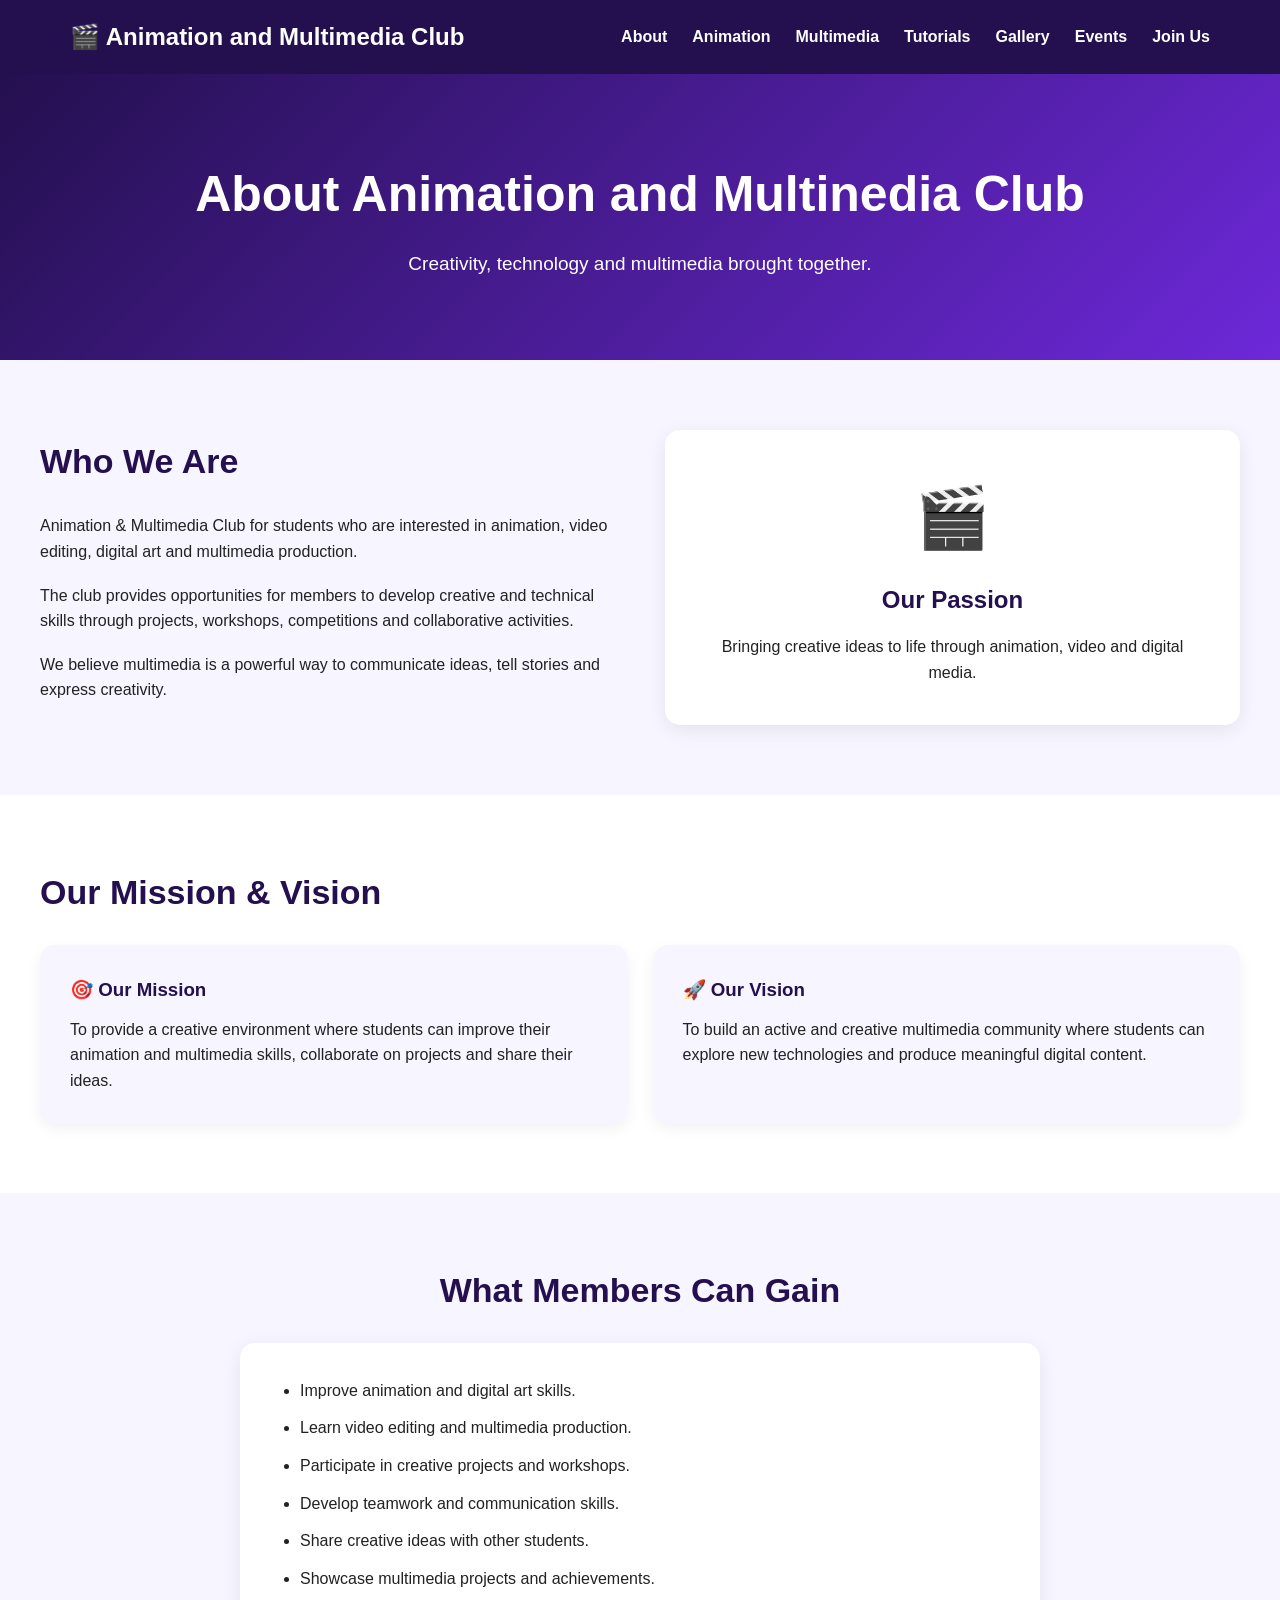
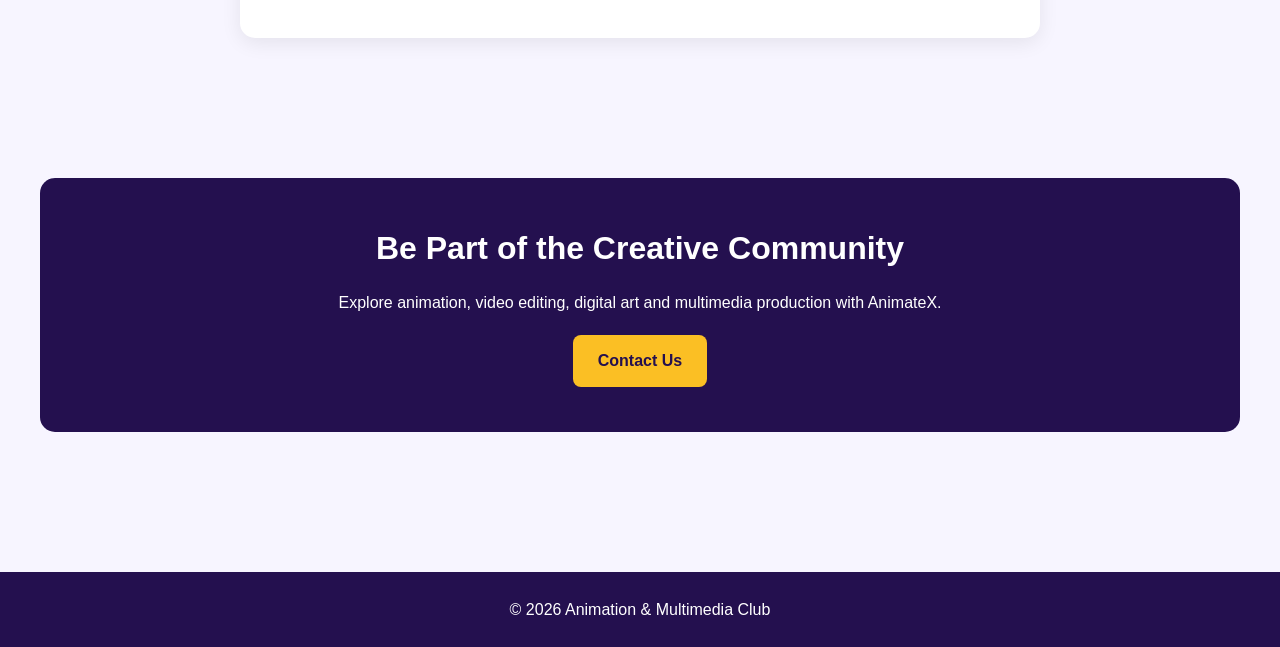
<file: about.html>
<!DOCTYPE html>
<html lang="en">

<head>
    <meta charset="UTF-8">
    <meta name="viewport" content="width=device-width, initial-scale=1.0">

    <title>About Us | AM Club </title>

    <style>
        * {
            margin: 0;
            padding: 0;
            box-sizing: border-box;
        }

        html {
            scroll-behavior: smooth;
        }

        body {
            font-family: Arial, sans-serif;
            background: #f7f5ff;
            color: #222;
            line-height: 1.6;
        }

        /* Navigation */
        header {
            background: #24104f;
            position: sticky;
            top: 0;
            z-index: 1000;
        }

        nav {
            max-width: 1200px;
            margin: auto;
            padding: 18px 30px;
            display: flex;
            justify-content: space-between;
            align-items: center;
        }

        .logo {
            color: white;
            font-size: 24px;
            font-weight: bold;
            text-decoration: none;
        }

        .nav-links {
            display: flex;
            list-style: none;
            gap: 25px;
        }

        .nav-links a {
            color: white;
            text-decoration: none;
            font-weight: bold;
        }

        .nav-links a:hover,
        .nav-links .active {
            color: #d8b4fe;
        }

        .menu-btn {
            display: none;
            background: none;
            border: none;
            color: white;
            font-size: 28px;
            cursor: pointer;
        }

        /* Page Header */
        .page-header {
            background: linear-gradient(135deg, #24104f, #6d28d9);
            color: white;
            text-align: center;
            padding: 80px 30px;
        }

        .page-header h1 {
            font-size: 50px;
            margin-bottom: 15px;
        }

        .page-header p {
            font-size: 19px;
        }

        /* General */
        section {
            padding: 70px 30px;
        }

        .container {
            max-width: 1200px;
            margin: auto;
        }

        .section-title {
            color: #24104f;
            font-size: 34px;
            margin-bottom: 25px;
        }

        /* Introduction */
        .intro {
            display: grid;
            grid-template-columns: 1fr 1fr;
            gap: 50px;
            align-items: center;
        }

        .intro-text p {
            margin-bottom: 18px;
        }

        .intro-card {
            background: white;
            padding: 40px;
            border-radius: 15px;
            text-align: center;
            box-shadow: 0 5px 20px rgba(0, 0, 0, 0.08);
        }

        .intro-icon {
            font-size: 60px;
            margin-bottom: 15px;
        }

        .intro-card h2 {
            color: #24104f;
            margin-bottom: 15px;
        }

        /* Mission and Vision */
        .white-section {
            background: white;
        }

        .two-columns {
            display: grid;
            grid-template-columns: 1fr 1fr;
            gap: 25px;
        }

        .info-card {
            background: #f7f5ff;
            padding: 30px;
            border-radius: 15px;
            box-shadow: 0 5px 15px rgba(0, 0, 0, 0.06);
        }

        .info-card h3 {
            color: #24104f;
            margin-bottom: 12px;
        }

        /* Benefits */
        .benefits {
            max-width: 800px;
            margin: auto;
            background: white;
            padding: 35px;
            border-radius: 15px;
            box-shadow: 0 5px 20px rgba(0, 0, 0, 0.08);
        }

        .benefits ul {
            padding-left: 25px;
        }

        .benefits li {
            margin-bottom: 12px;
        }

        /* Activities */
        .activities {
            display: grid;
            grid-template-columns: repeat(4, 1fr);
            gap: 20px;
        }

        .activity {
            background: white;
            text-align: center;
            padding: 30px 20px;
            border-radius: 15px;
            box-shadow: 0 5px 15px rgba(0, 0, 0, 0.07);
            transition: 0.3s;
        }

        .activity:hover {
            transform: translateY(-7px);
        }

        .activity-icon {
            font-size: 45px;
            margin-bottom: 12px;
        }

        .activity h3 {
            color: #24104f;
            margin-bottom: 8px;
        }

        /* CTA */
        .cta {
            background: #24104f;
            color: white;
            text-align: center;
            border-radius: 15px;
            padding: 45px 25px;
        }

        .cta h2 {
            font-size: 32px;
            margin-bottom: 15px;
        }

        .cta-button {
            display: inline-block;
            margin-top: 20px;
            padding: 13px 25px;
            background: #fbbf24;
            color: #24104f;
            border-radius: 8px;
            text-decoration: none;
            font-weight: bold;
        }

        /* Footer */
        footer {
            margin-top: 70px;
            background: #24104f;
            color: white;
            text-align: center;
            padding: 25px;
        }

        /* Mobile */
        @media (max-width: 768px) {

            .menu-btn {
                display: block;
            }

            .nav-links {
                display: none;
                flex-direction: column;
                position: absolute;
                top: 70px;
                left: 0;
                width: 100%;
                background: #24104f;
                padding: 20px;
                text-align: center;
            }

            .nav-links.show {
                display: flex;
            }

            .page-header h1 {
                font-size: 38px;
            }

            .intro,
            .two-columns {
                grid-template-columns: 1fr;
            }

            .activities {
                grid-template-columns: 1fr 1fr;
            }
        }

        @media (max-width: 500px) {
            .activities {
                grid-template-columns: 1fr;
            }

            section {
                padding: 50px 20px;
            }

            .hero-buttons a {
                display: block;
                margin: 10px 0;
            }
        }
    </style>
</head>

<body>

    <header>
        <nav>
            <a href="index.html" class="logo">🎬 Animation and Multimedia Club</a>

            <button class="menu-btn" onclick="toggleMenu()">☰</button>

            <ul class="nav-links" id="navLinks">
                <li><a href="about.html">About</a></li>
                <li><a href="animation.html">Animation</a></li>
                <li><a href="multimedia.html">Multimedia</a></li>
                <li><a href="tutorials.html">Tutorials</a></li>
                <li><a href="galleryn.html">Gallery</a></li>
                <li><a href="event.html">Events</a></li>
                <li><a href="joinus.html">Join Us</a></li>
            </ul>
        </nav>
    </header>

    <!-- Page Header -->
    <section class="page-header">
        <div class="container">
            <h1>About Animation and Multinedia Club</h1>
            <p>
                Creativity, technology and multimedia brought together.
            </p>
        </div>
    </section>

    <!-- Who We Are -->
    <section>
        <div class="container">

            <div class="intro">

                <div class="intro-text">
                    <h2 class="section-title">Who We Are</h2>

                    <p>
                        Animation & Multimedia Club for
                        students who are interested in animation, video
                        editing, digital art and multimedia production.
                    </p>

                    <p>
                        The club provides opportunities for members to
                        develop creative and technical skills through
                        projects, workshops, competitions and collaborative
                        activities.
                    </p>

                    <p>
                        We believe multimedia is a powerful way to
                        communicate ideas, tell stories and express creativity.
                    </p>
                </div>

                <div class="intro-card">
                    <div class="intro-icon">🎬</div>

                    <h2>Our Passion</h2>

                    <p>
                        Bringing creative ideas to life through animation,
                        video and digital media.
                    </p>
                </div>

            </div>
        </div>
    </section>

    <!-- Mission and Vision -->
    <section class="white-section">
        <div class="container">

            <h2 class="section-title">Our Mission & Vision</h2>

            <div class="two-columns">

                <div class="info-card">
                    <h3>🎯 Our Mission</h3>

                    <p>
                        To provide a creative environment where students
                        can improve their animation and multimedia skills,
                        collaborate on projects and share their ideas.
                    </p>
                </div>

                <div class="info-card">
                    <h3>🚀 Our Vision</h3>

                    <p>
                        To build an active and creative multimedia community
                        where students can explore new technologies and
                        produce meaningful digital content.
                    </p>
                </div>

            </div>
        </div>
    </section>

    <!-- Benefits -->
    <section>
        <div class="container">

            <h2 class="section-title" style="text-align:center;">
                What Members Can Gain
            </h2>

            <div class="benefits">

                <ul>
                    <li>Improve animation and digital art skills.</li>
                    <li>Learn video editing and multimedia production.</li>
                    <li>Participate in creative projects and workshops.</li>
                    <li>Develop teamwork and communication skills.</li>
                    <li>Share creative ideas with other students.</li>
                    <li>Showcase multimedia projects and achievements.</li>
                </ul>

            </div>
        </div>
    </section>

    <!-- CTA -->
    <section>
        <div class="container">

            <div class="cta">

                <h2>Be Part of the Creative Community</h2>

                <p>
                    Explore animation, video editing, digital art
                    and multimedia production with AnimateX.
                </p>

                <a href="joinus.html" class="cta-button">
                    Contact Us
                </a>

            </div>

        </div>
    </section>

    <footer>
        <p>&copy; 2026 Animation & Multimedia Club</p>
    </footer>

    <script>
        function toggleMenu() {
            const menu = document.getElementById("navLinks");
            menu.classList.toggle("show");
        }
    </script>

</body>

</html>
</file>
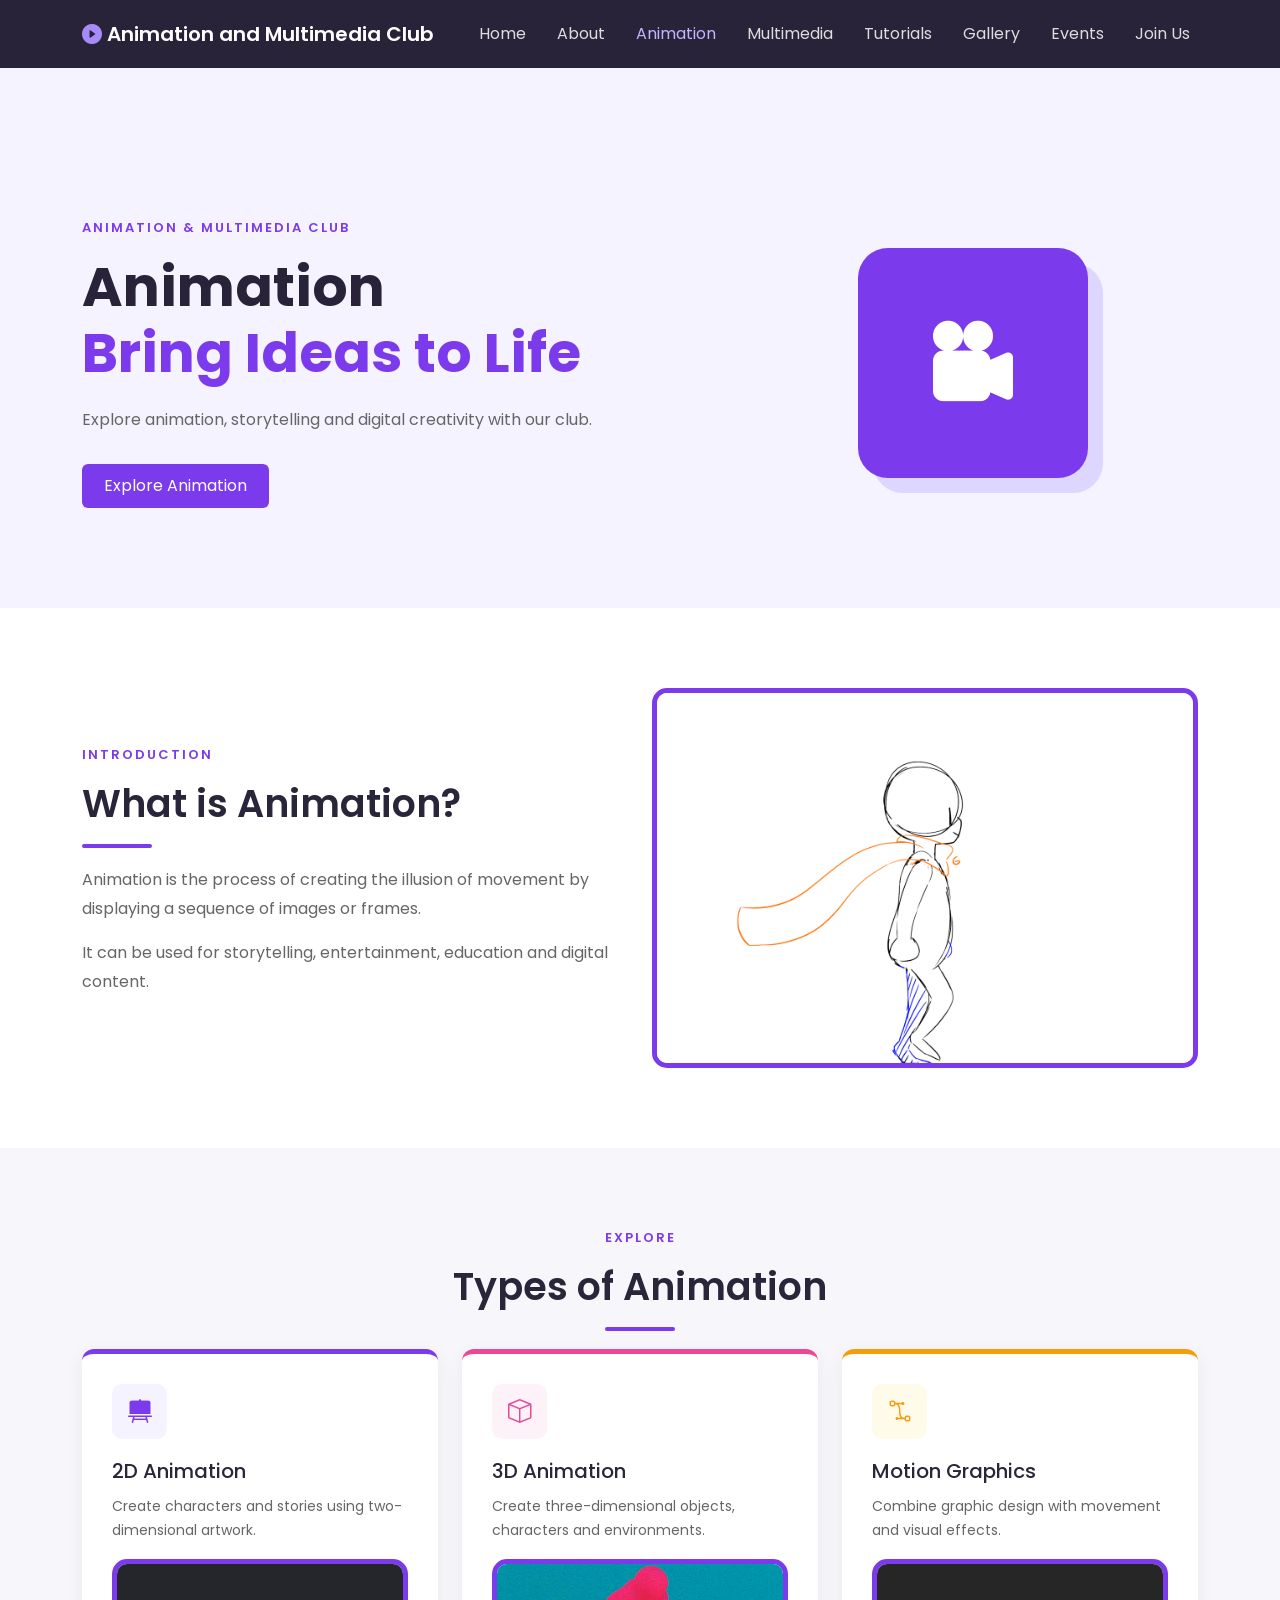
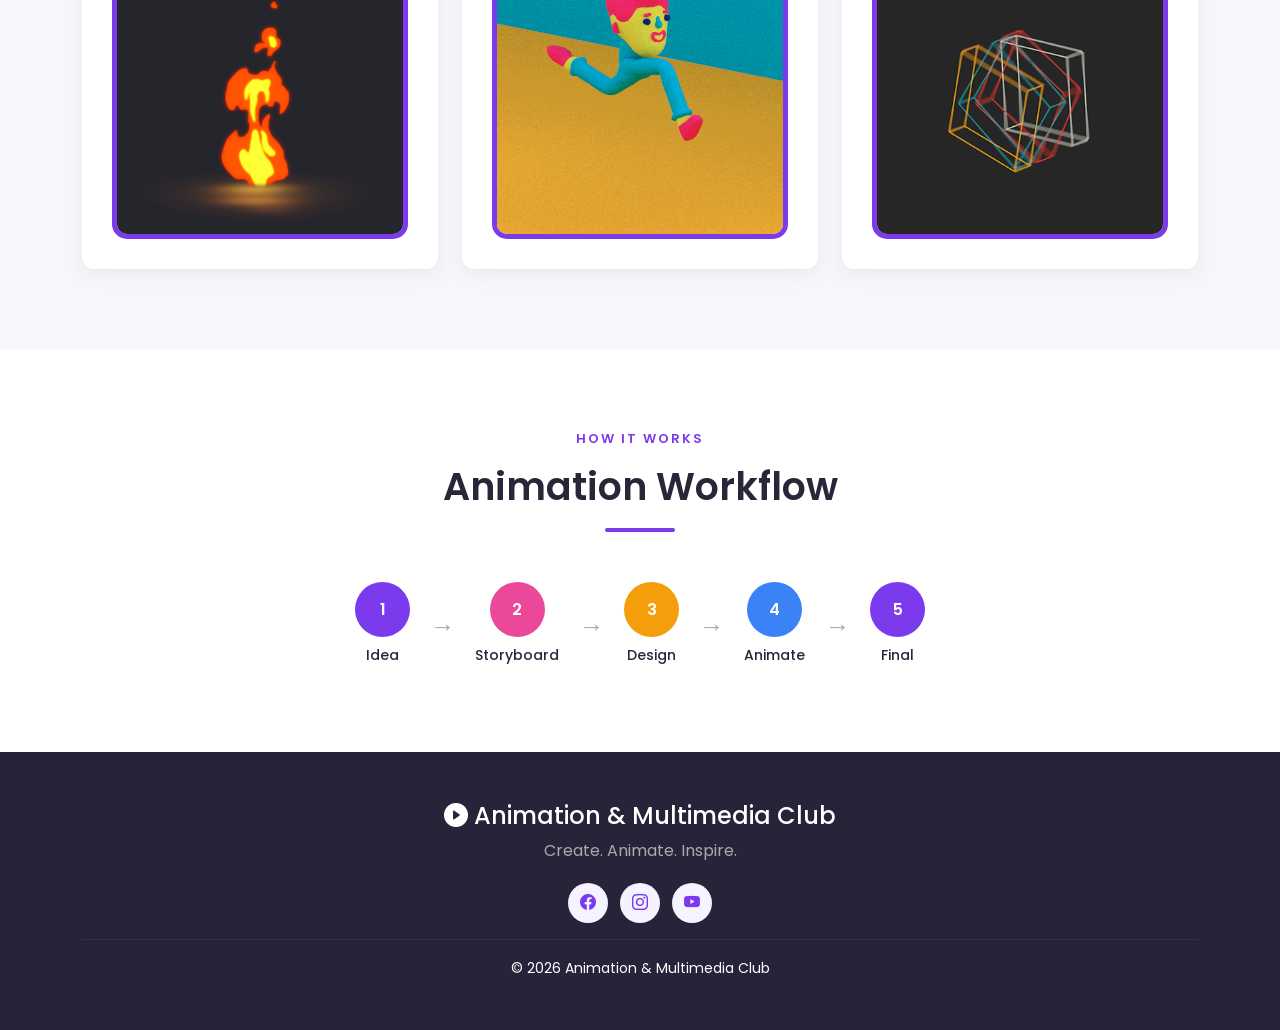
<file: animation.html>
<!DOCTYPE html>
<html lang="en">

<head>

    <meta charset="UTF-8">

    <meta name="viewport" content="width=device-width, initial-scale=1.0">

    <title>Animation | AM Club</title>

    <!-- Bootstrap -->
    <link href="https://cdn.jsdelivr.net/npm/bootstrap@5.3.3/dist/css/bootstrap.min.css" rel="stylesheet">

    <!-- Bootstrap Icons -->
    <link rel="stylesheet" href="https://cdn.jsdelivr.net/npm/bootstrap-icons@1.11.3/font/bootstrap-icons.min.css">

    <!-- Google Font -->
    <link href="https://fonts.googleapis.com/css2?family=Poppins:wght@400;500;600;700&display=swap" rel="stylesheet">

    <!-- Our CSS -->
    <link rel="stylesheet" href="css/style(animation).css">

</head>


<body>


    <!-- ================= NAVBAR ================= -->

    <nav class="navbar navbar-expand-lg navbar-dark">

        <div class="container">

            <a class="navbar-brand" href="index.html">
                <i class="bi bi-play-circle-fill"></i>
                Animation and Multimedia Club
            </a>


            <button class="navbar-toggler" type="button" data-bs-toggle="collapse" data-bs-target="#navbarNav">

                <span class="navbar-toggler-icon"></span>

            </button>


            <div class="collapse navbar-collapse" id="navbarNav">

                <ul class="navbar-nav ms-auto">

                    <li class="nav-item">
                        <a class="nav-link" href="index.html">
                            Home
                        </a>
                    </li>

                    <li class="nav-item">
                        <a class="nav-link" href="about.html">
                            About
                        </a>
                    </li>

                    <li class="nav-item">
                        <a class="nav-link active" href="animation.html">
                            Animation
                        </a>
                    </li>

                    <li class="nav-item">
                        <a class="nav-link" href="multimedia.html">
                            Multimedia
                        </a>
                    </li>

                    <li class="nav-item">
                        <a class="nav-link" href="tutorials.html">
                            Tutorials
                        </a>
                    </li>

                    <li class="nav-item">
                        <a class="nav-link" href="gallery.html">
                            Gallery
                        </a>
                    </li>

                    <li class="nav-item">
                        <a class="nav-link" href="event.html">
                            Events
                        </a>
                    </li>

                    <li class="nav-item">
                        <a class="nav-link" href="joinus.html">
                            Join Us
                        </a>
                    </li>

                </ul>

            </div>

        </div>

    </nav>



    <!--HERO-->

    <section class="simple-hero">

        <div class="container">

            <div class="row align-items-center">

                <div class="col-lg-7">

                    <p class="small-title">
                        ANIMATION & MULTIMEDIA CLUB
                    </p>


                    <h1>
                        Animation
                        <span>Bring Ideas to Life</span>
                    </h1>


                    <p class="hero-text">

                        Explore animation, storytelling and
                        digital creativity with our club.

                    </p>


                    <a href="#types" class="btn btn-purple">

                        Explore Animation

                    </a>

                </div>


                <div class="col-lg-5 text-center">

                    <div class="hero-icon">

                        <i class="bi bi-camera-reels-fill"></i>

                    </div>

                </div>

            </div>

        </div>

    </section>

    <!--INTRODUCTION-->

    <section class="section">

        <div class="container">

            <div class="row align-items-center">

                <div class="col-lg-6">

                    <p class="section-label">
                        INTRODUCTION
                    </p>


                    <h2>
                        What is Animation?
                    </h2>


                    <div class="title-line"></div>


                    <p class="text">

                        Animation is the process of creating
                        the illusion of movement by displaying
                        a sequence of images or frames.

                    </p>


                    <p class="text">

                        It can be used for storytelling,
                        entertainment, education and
                        digital content.

                    </p>

                </div>


                <div class="col-lg-6">

                    <img src="images/images(animation)/animation-1.gif" alt="Animation project" class="content-image">

                </div>

            </div>

        </div>

    </section>



   <!--TYPES-->

<section id="types" class="section light-bg">

    <div class="container">

        <div class="text-center">

            <p class="section-label">
                EXPLORE
            </p>

            <h2>
                Types of Animation
            </h2>

            <div class="title-line center"></div>

        </div>


        <div class="row g-4">


            <!-- 2D -->

            <div class="col-md-4">

                <div class="simple-card purple-card">

                    <div class="card-icon">
                        <i class="bi bi-easel2-fill"></i>
                    </div>

                    <h3>
                        2D Animation
                    </h3>

                    <p>
                        Create characters and stories
                        using two-dimensional artwork.
                    </p>

                    <img
                        src="images/images(animation)/animation-2.gif"
                        alt="2D Animation"
                        class="animation-image">

                </div>

            </div>


            <!-- 3D -->

            <div class="col-md-4">

                <div class="simple-card pink-card">

                    <div class="card-icon">
                        <i class="bi bi-box"></i>
                    </div>

                    <h3>
                        3D Animation
                    </h3>

                    <p>
                        Create three-dimensional objects,
                        characters and environments.
                    </p>

                    <img
                        src="images/images(animation)/animation-3.gif"
                        alt="3D Animation"
                        class="animation-image">

                </div>

            </div>


            <!-- Motion -->

            <div class="col-md-4">

                <div class="simple-card orange-card">

                    <div class="card-icon">
                        <i class="bi bi-bezier2"></i>
                    </div>

                    <h3>
                        Motion Graphics
                    </h3>

                    <p>
                        Combine graphic design with
                        movement and visual effects.
                    </p>

                    <img
                        src="images/images(animation)/animation-4.gif"
                        alt="Motion Graphics"
                        class="animation-image">

                </div>

            </div>


        </div>

    </div>

</section>


    <!--WORKFLOW-->

    <section class="section">

        <div class="container">

            <div class="text-center">

                <p class="section-label">
                    HOW IT WORKS
                </p>

                <h2>
                    Animation Workflow
                </h2>

                <div class="title-line center"></div>

            </div>


            <div class="workflow">


                <div class="workflow-item">

                    <div class="number purple">
                        1
                    </div>

                    <h5>
                        Idea
                    </h5>

                </div>


                <div class="arrow">
                    →
                </div>


                <div class="workflow-item">

                    <div class="number pink">
                        2
                    </div>

                    <h5>
                        Storyboard
                    </h5>

                </div>


                <div class="arrow">
                    →
                </div>


                <div class="workflow-item">

                    <div class="number orange">
                        3
                    </div>

                    <h5>
                        Design
                    </h5>

                </div>


                <div class="arrow">
                    →
                </div>


                <div class="workflow-item">

                    <div class="number blue">
                        4
                    </div>

                    <h5>
                        Animate
                    </h5>

                </div>


                <div class="arrow">
                    →
                </div>


                <div class="workflow-item">

                    <div class="number purple">
                        5
                    </div>

                    <h5>
                        Final

                    </h5>

                </div>

            </div>

        </div>

    </section>


    <!-- ================= MODAL ================= -->

    <div class="modal fade" id="projectModal">

        <div class="modal-dialog modal-dialog-centered">

            <div class="modal-content">

                <div class="modal-header">

                    <h5 class="modal-title">
                        Animation Project
                    </h5>

                    <button type="button" class="btn-close" data-bs-dismiss="modal">
                    </button>

                </div>

                <div class="modal-body">

                    <p>
                        This project showcases the creativity
                        and animation skills of our club members.
                    </p>

                </div>

            </div>

        </div>

    </div>



    <!-- ================= FOOTER ================= -->

    <footer>

        <div class="container text-center">

            <h4>
                <i class="bi bi-play-circle-fill"></i>
                Animation & Multimedia Club
            </h4>

            <p>
                Create. Animate. Inspire.
            </p>

            <div class="social-icons">

                <a href="#">
                    <i class="bi bi-facebook"></i>
                </a>

                <a href="#">
                    <i class="bi bi-instagram"></i>
                </a>

                <a href="#">
                    <i class="bi bi-youtube"></i>
                </a>

            </div>

            <hr>

            <small>
                © 2026 Animation & Multimedia Club
            </small>

        </div>

    </footer>



    <!-- Bootstrap JS -->

    <script src="https://cdn.jsdelivr.net/npm/bootstrap@5.3.3/dist/js/bootstrap.bundle.min.js">
    </script>


    <!-- jQuery -->

    <script src="https://code.jquery.com/jquery-3.7.1.min.js">
    </script>


    <!-- Our JS -->

    <script src="js/script.js"></script>


</body>

</html>
</file>
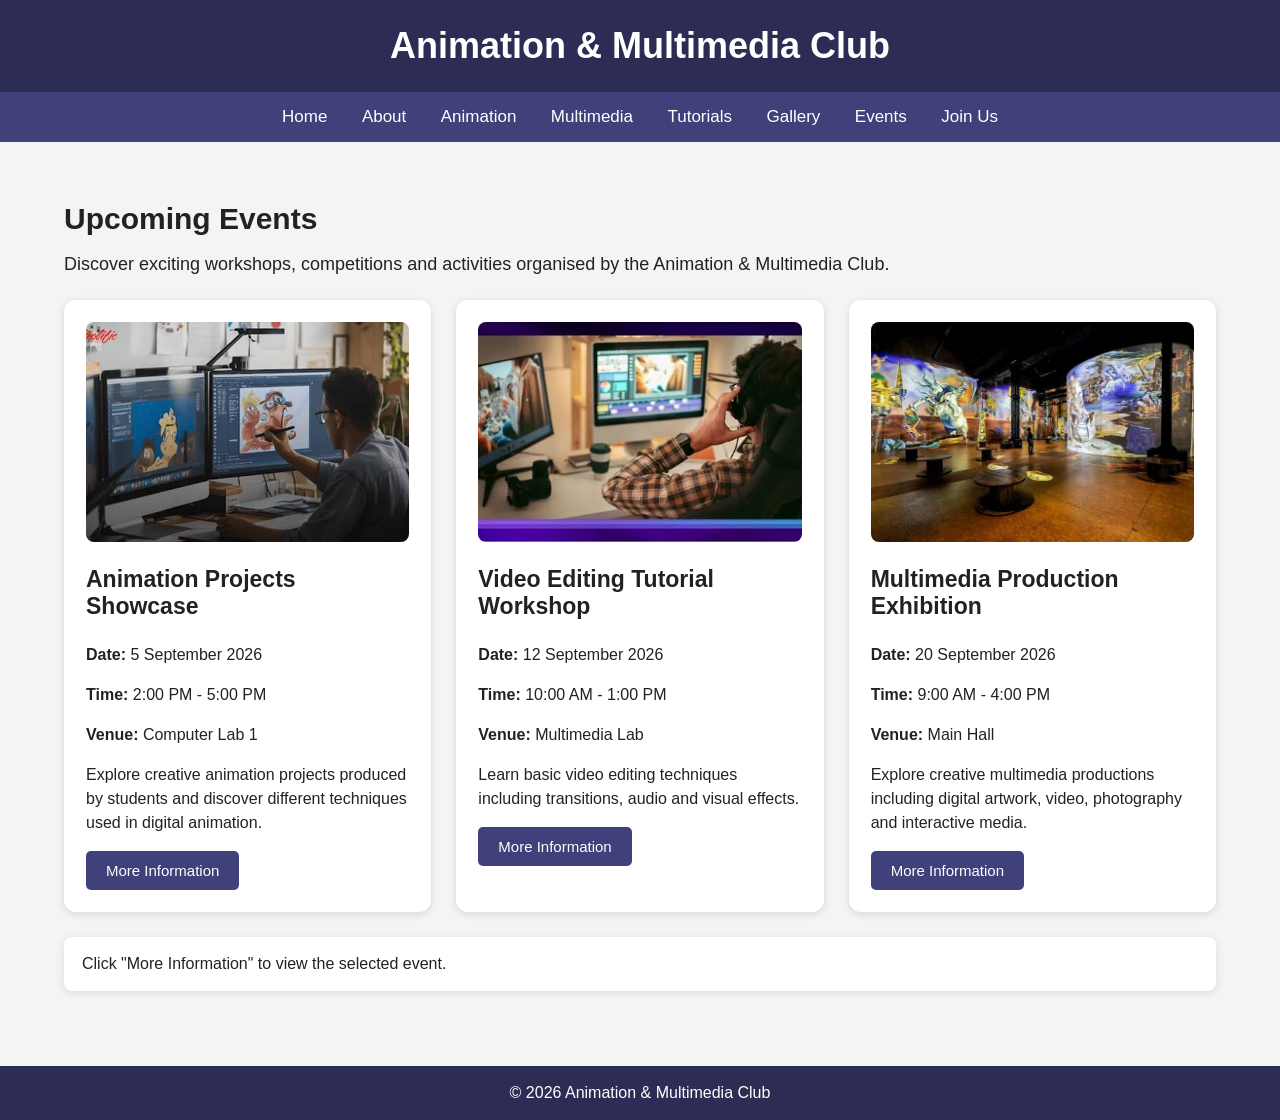
<file: event.html>
<!DOCTYPE html>
<html lang="en">

<head>
    <meta charset="utf-8">
    <meta name="viewport" content="width=device-width, initial-scale=1.0">

    <title>Events - Animation & Multimedia Club</title>

    <link rel="stylesheet" href="css/style(event).css">
</head>

<body>

    <header>
        <h1>Animation & Multimedia Club</h1>
    </header>

    <nav>
        <a href="index.html">Home</a>
        <a href="about.html">About</a>
        <a href="animation.html">Animation</a>
        <a href="multimedia.html">Multimedia</a>
        <a href="tutorials.html">Tutorials</a>
        <a href="gallery.html">Gallery</a>
        <a href="event.html">Events</a>
        <a href="joinus.html">Join Us</a>
    </nav>

    <main>

        <h2>Upcoming Events</h2>

        <p class="introduction">
            Discover exciting workshops, competitions and activities organised by the Animation & Multimedia Club.
        </p>

        <section class="events">

            <article class="event-card">

                <img src="images/images(event)/animation.jpeg" alt="Animation Projects Showcase" width="380" height="220">

                <h3>Animation Projects Showcase</h3>

                <p><strong>Date:</strong> 5 September 2026 </p>
                <p><strong>Time:</strong> 2:00 PM - 5:00 PM </p>
                <p><strong>Venue:</strong> Computer Lab 1 </p>

                <p>
                    Explore creative animation projects produced by students and discover different techniques used in digital animation.
                </p>

                <button id="animationBtn">
                    More Information
                </button>
            </article>


            <article class="event-card">

                <img src="images/images(event)/videoediting.jpeg" alt="Video Editing Tutorial Workshop" width="380" height="220">

                <h3>Video Editing Tutorial Workshop</h3>

                <p><strong>Date:</strong> 12 September 2026 </p>
                <p><strong>Time:</strong> 10:00 AM - 1:00 PM </p>
                <p><strong>Venue:</strong> Multimedia Lab </p>

                <p>
                    Learn basic video editing techniques including transitions, audio and visual effects.
                </p>

                <button id="videoBtn">
                    More Information
                </button>
            </article>


            <article class="event-card">

                <img src="images/images(event)/multimedia.jpeg" alt="Multimedia Production Exhibition" width="380" height="220">

                <h3>Multimedia Production Exhibition</h3>

                <p><strong>Date:</strong> 20 September 2026 </p>
                <p><strong>Time:</strong> 9:00 AM - 4:00 PM </p>
                <p><strong>Venue:</strong> Main Hall </p>

                <p>
                    Explore creative multimedia productions including digital artwork, video, photography and interactive media.
                </p>

                <button id="multimediaBtn">
                    More Information
                </button>
            </article>

        </section>

        <div id="eventMessage">
            Click "More Information" to view the selected event.
        </div>
    </main>

    <footer>
        <p>&copy; 2026 Animation & Multimedia Club</p>
    </footer>

    <script>
        var animationButton = document.getElementById("animationBtn");

        var videoButton = document.getElementById("videoBtn");

        var multimediaButton = document.getElementById("multimediaBtn");

        var eventMessage = document.getElementById("eventMessage");


        animationButton.addEventListener("click", function () {

            eventMessage.innerHTML = "<h3>Animation Projects Showcase</h3>" + "<p>Explore creative animation projects and discover different techniques used in digital animation.</p>";

        });


        videoButton.addEventListener("click", function () {

            eventMessage.innerHTML = "<h3>Video Editing Tutorial Workshop</h3>" + "<p>Learn basic video editing techniques including transitions, audio editing and visual effects.</p>";

        });


        multimediaButton.addEventListener("click", function () {

            eventMessage.innerHTML = "<h3>Multimedia Production Exhibition</h3>" + "<p>Explore creative multimedia productions including digital artwork, video and interactive media.</p>";

        });

    </script>

</body>

</html>
</file>
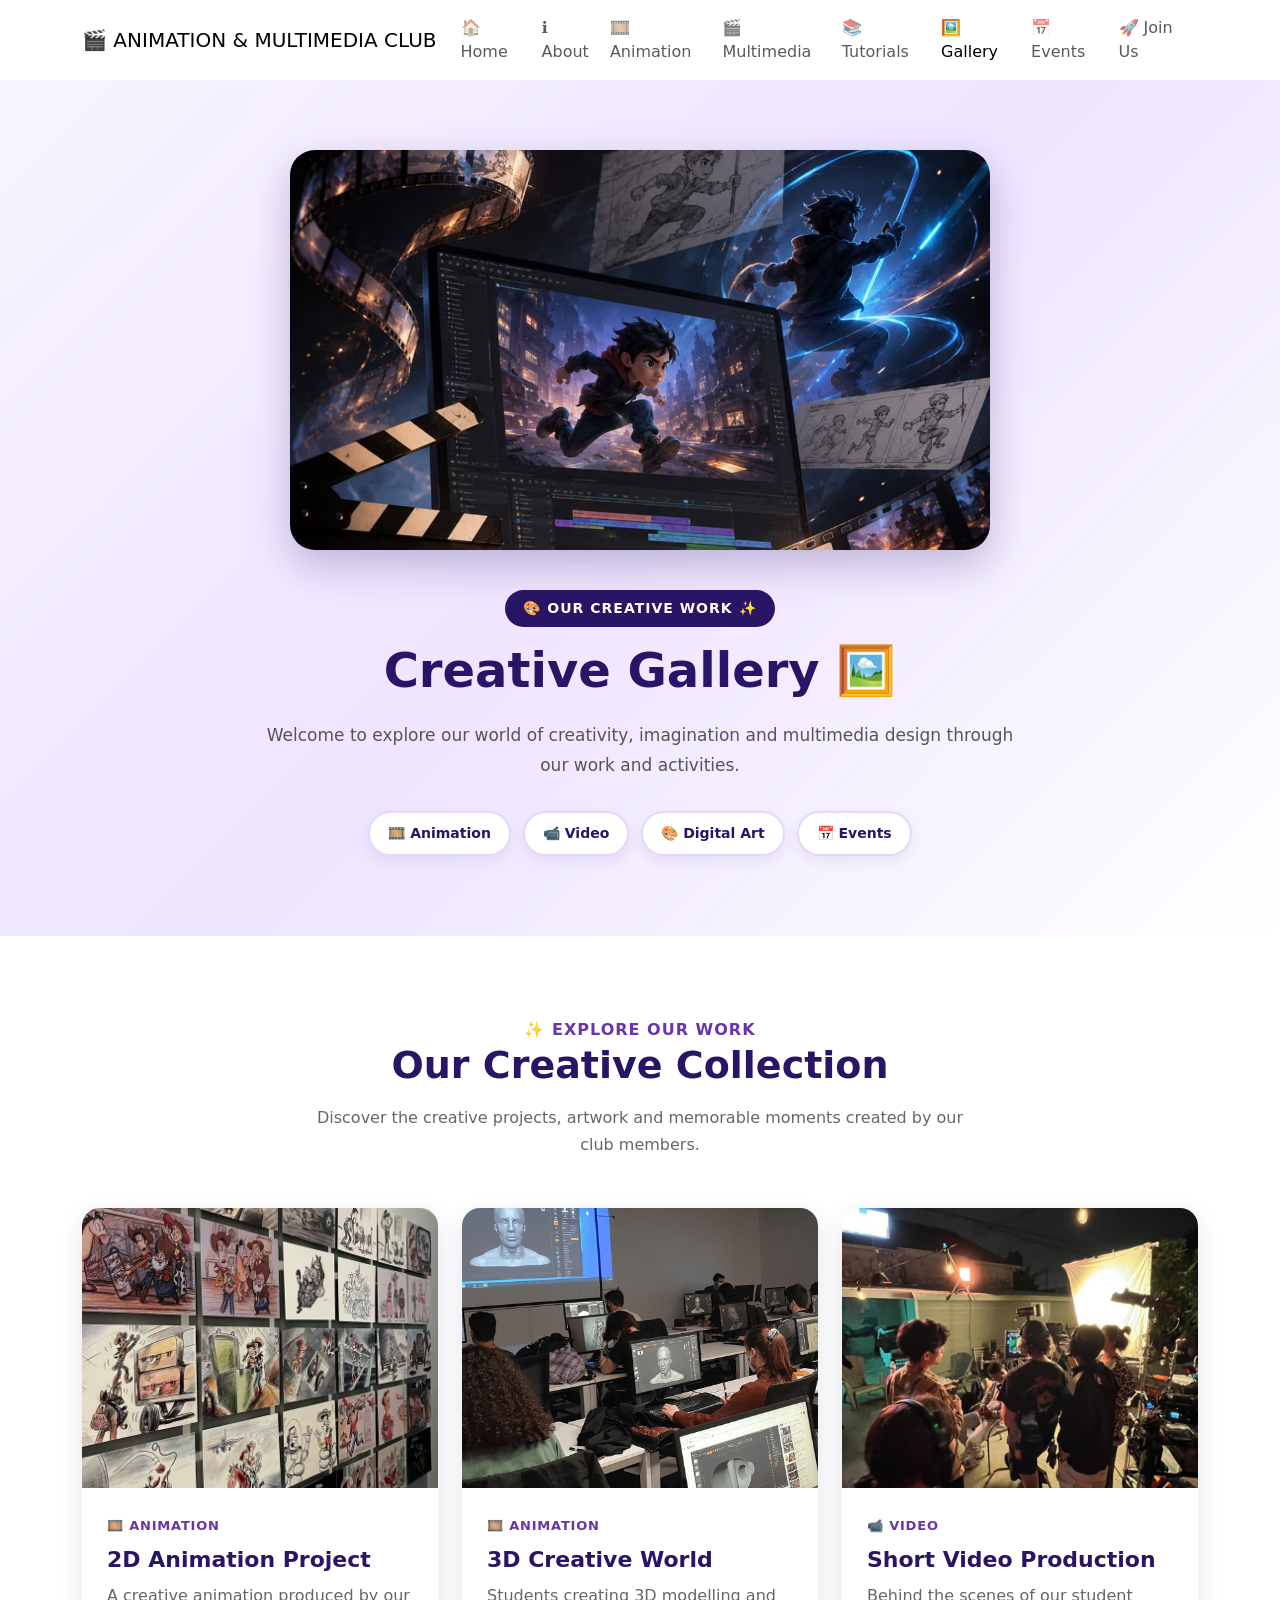
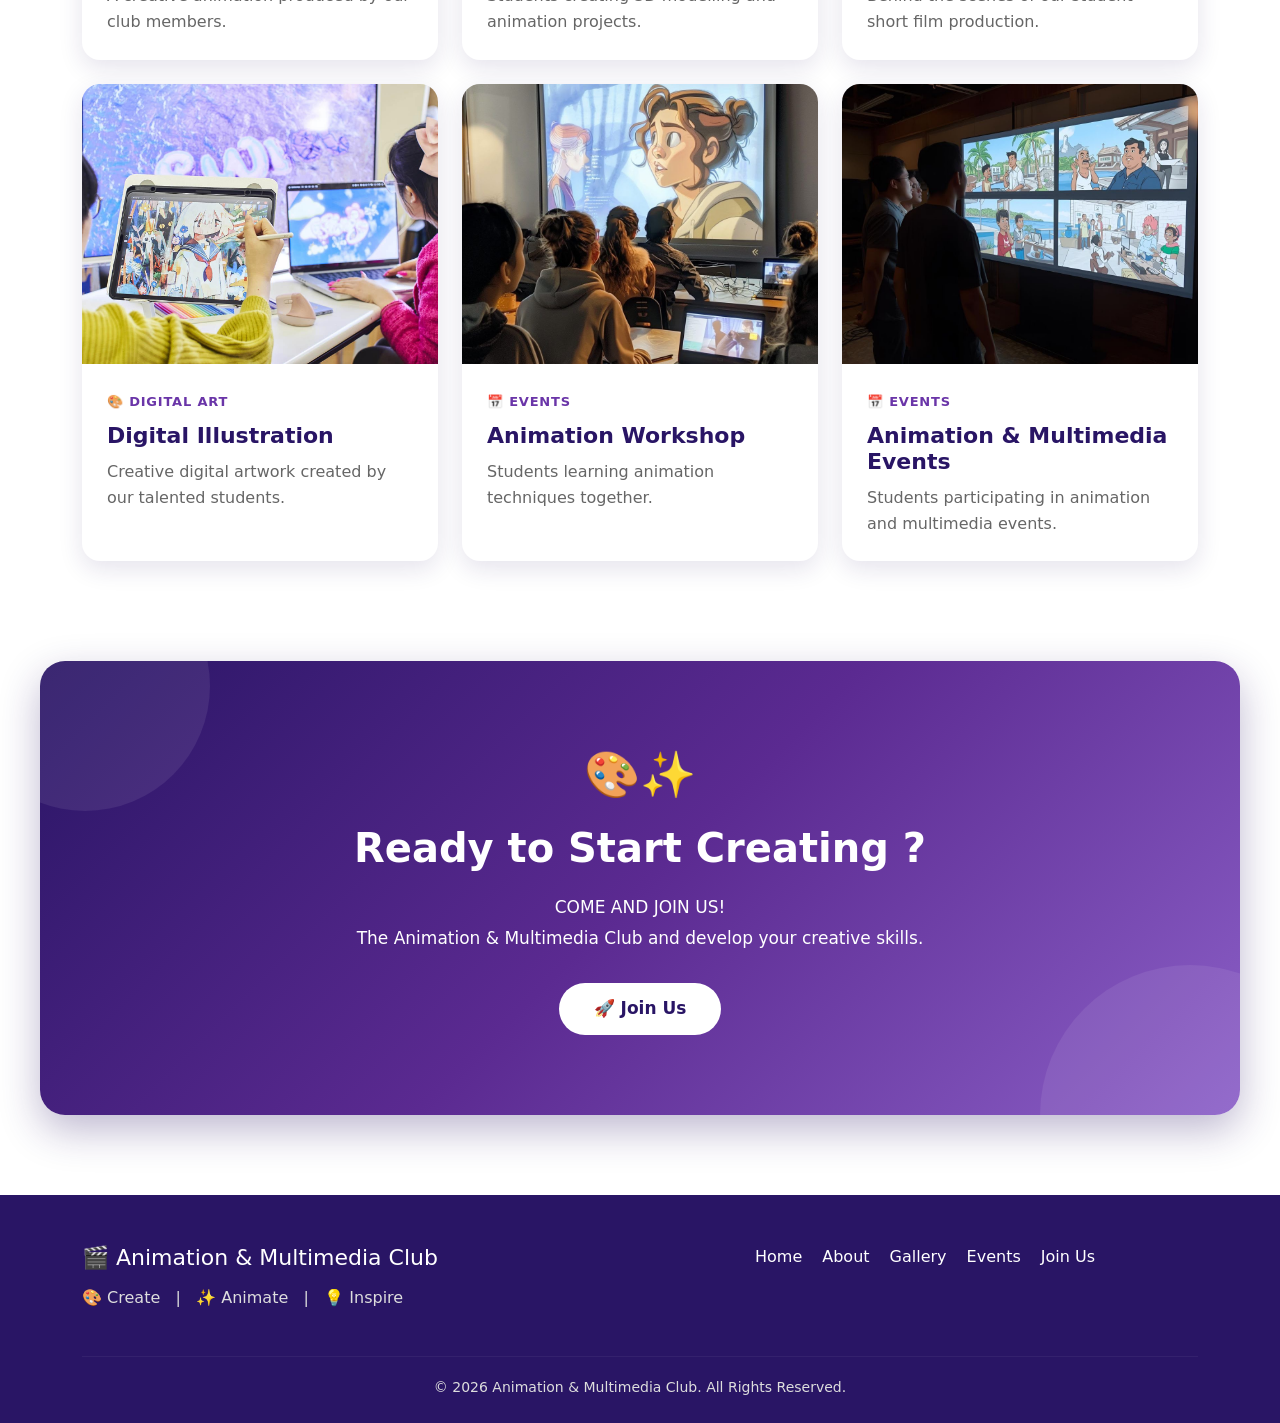
<file: gallery.html>
<!DOCTYPE html>
<html lang="en">

<head>
    <meta charset="UTF-8">
    <meta name="viewport" content="width=device-width, initial-scale=1.0">

    <title>Gallery | Animation & Multimedia Club</title>

    <!-- Bootstrap CSS -->
    <link href="https://cdn.jsdelivr.net/npm/bootstrap@5.3.3/dist/css/bootstrap.min.css" rel="stylesheet">

    <!-- Custom CSS -->
    <link rel="stylesheet" href="css/style(tutorials).css">
</head>

<body>
    <!-- ================= NAVIGATION ================= -->
    <nav class="navbar navbar-expand-lg">

        <div class="container">

            <a class="navbar-brand" href="index.html" style="color: black !important;">
                🎬 ANIMATION & MULTIMEDIA CLUB
            </a>

            <button class="navbar-toggler" type="button" data-bs-toggle="collapse" data-bs-target="#navbarNav"
                aria-controls="navbarNav" aria-expanded="false" aria-label="Toggle navigation">
                <span class="navbar-toggler-icon"></span>
            </button>

            <div class="collapse navbar-collapse" id="navbarNav">

                <ul class="navbar-nav ms-auto">

                    <li class="nav-item">
                        <a class="nav-link" href="index.html">
                            🏠 Home
                        </a>
                    </li>

                    <li class="nav-item">
                        <a class="nav-link" href="about.html">
                            ℹ️ About
                        </a>
                    </li>

                    <li class="nav-item">
                        <a class="nav-link" href="animation.html">
                            🎞️ Animation
                        </a>
                    </li>

                    <li class="nav-item">
                        <a class="nav-link" href="multimedia.html">
                            🎬 Multimedia
                        </a>
                    </li>

                    <li class="nav-item">
                        <a class="nav-link" href="tutorials.html">
                            📚 Tutorials
                        </a>
                    </li>

                    <li class="nav-item">
                        <a class="nav-link active" href="gallery.html" aria-current="page">
                            🖼️ Gallery
                        </a>
                    </li>

                    <li class="nav-item">
                        <a class="nav-link" href="event.html">
                            📅 Events
                        </a>
                    </li>

                    <li class="nav-item">
                        <a class="nav-link" href="joinus.html">
                            🚀 Join Us
                        </a>
                    </li>

                </ul>
            </div>
        </div>
    </nav>

    <!-- ================= GALLERY PAGE HEADER ================= -->

    <section class="gallery-header">

        <div class="container text-center">

            <!-- Header Image -->
            <div class="gallery-header-image">
                <img src="images/images(tutorials)/galleryHeaderImage.jpg" alt="Creative Gallery">
            </div>

            <!-- Small Label -->
            <p class="section-label">
                🎨 OUR CREATIVE WORK ✨
            </p>

            <!-- Main Title -->
            <h1>
                Creative Gallery 🖼️
            </h1>

            <!-- Description -->
            <p class="gallery-description">
                Welcome to explore our world of creativity, imagination and
                multimedia design through our work and activities.
            </p>

            <!-- Categories -->
            <div class="gallery-categories">
                <span>🎞️ Animation</span>
                <span>📹 Video</span>
                <span>🎨 Digital Art</span>
                <span>📅 Events</span>
            </div>
        </div>
    </section>

    <!-- ================= GALLERY ================= -->

    <section class="gallery-section">

        <div class="container">

            <!-- Section Heading -->
            <div class="gallery-heading text-center">

                <p class="section-label">
                    ✨ EXPLORE OUR WORK
                </p>

                <h2>
                    Our Creative Collection
                </h2>

                <p>
                    Discover the creative projects, artwork and
                    memorable moments created by our club members.
                </p>

            </div>

            <!-- Gallery Grid -->
            <div class="row g-4">

                <!-- Gallery Item 1 -->
                <div class="col-lg-4 col-md-6">
                    <div class="gallery-card">
                        
                        <div class="gallery-image">
                            <img src="images/images(tutorials)/gallery-animation.jpg" alt="2D animation project">
                        </div>

                        <div class="gallery-info">
                            <span class="gallery-category">
                                🎞️ ANIMATION
                            </span>
                            <h3>
                                2D Animation Project
                            </h3>
                            <p>
                                A creative animation produced
                                by our club members.
                            </p>
                        </div>
                    </div>
                </div>

                <!-- Gallery Item 2 -->
                <div class="col-lg-4 col-md-6">
                    <div class="gallery-card">

                        <div class="gallery-image">
                            <img src="images/images(tutorials)/gallery-3d.jpg" alt="3D animation project">
                        </div>

                        <div class="gallery-info">
                            <span class="gallery-category">
                                🎞️ ANIMATION
                            </span>
                            <h3>
                                3D Creative World
                            </h3>
                            <p>
                                Students creating 3D modelling
                                and animation projects.
                            </p>
                        </div>
                    </div>
                </div>

                <!-- Gallery Item 3 -->
                <div class="col-lg-4 col-md-6">
                    <div class="gallery-card">

                        <div class="gallery-image">
                            <img src="images/images(tutorials)/gallery-video.jpg" alt="Video production">
                        </div>

                        <div class="gallery-info">
                            <span class="gallery-category">
                                📹 VIDEO
                            </span>
                            <h3>
                                Short Video Production
                            </h3>
                            <p>
                                Behind the scenes of our
                                student short film production.
                            </p>
                        </div>
                    </div>
                </div>

                <!-- Gallery Item 4 -->
                <div class="col-lg-4 col-md-6">
                    <div class="gallery-card">

                        <div class="gallery-image">
                            <img src="images/images(tutorials)/gallery-digital.jpg" alt="Digital artwork">
                        </div>

                        <div class="gallery-info">
                            <span class="gallery-category">
                                🎨 DIGITAL ART
                            </span>
                            <h3>
                                Digital Illustration
                            </h3>
                            <p>
                                Creative digital artwork created
                                by our talented students.
                            </p>
                        </div>
                    </div>
                </div>

                <!-- Gallery Item 5 -->
                <div class="col-lg-4 col-md-6">
                    <div class="gallery-card">

                        <div class="gallery-image">
                            <img src="images/images(tutorials)/gallery-workshop.jpg" alt="Animation workshop">
                        </div>

                        <div class="gallery-info">
                            <span class="gallery-category">
                                📅 EVENTS
                            </span>
                            <h3>
                                Animation Workshop
                            </h3>
                            <p>
                                Students learning animation
                                techniques together.
                            </p>
                        </div>
                    </div>
                </div>

                <!-- Gallery Item 6 -->
                <div class="col-lg-4 col-md-6">
                    <div class="gallery-card">

                        <div class="gallery-image">
                            <img src="images/images(tutorials)/gallery-event.jpg" alt="Club event">
                        </div>

                        <div class="gallery-info">
                            <span class="gallery-category">
                                📅 EVENTS
                            </span>
                            <h3>
                                Animation & Multimedia Events
                            </h3>
                            <p>
                                Students participating in
                                animation and multimedia events.
                            </p>
                        </div>
                    </div>
                </div>
            </div>
        </div>

    </section>

    <!-- ================= CALL TO ACTION ================= -->

    <section class="join-section">

        <div class="container text-center">
            <div class="join-icon">
                🎨✨
            </div>
            <h2>
                Ready to Start Creating ?
            </h2>
            <p>
                COME AND JOIN US!
                <br>
                The Animation & Multimedia Club
                and develop your creative skills.
            </p>

            <a href="joinus.html" class="btn btn-primary">
                🚀 Join Us
            </a>
        </div>
    </section>

    <!-- ================= FOOTER ================= -->

    <footer class="footer">
        <div class="container">
            <div class="row">
                <div class="col-md-6">
                    <h3>
                        🎬 Animation & Multimedia Club
                    </h3>
                    <p>
                        🎨 Create &nbsp; | &nbsp;
                        ✨ Animate &nbsp; | &nbsp;
                        💡 Inspire
                    </p>
                </div>

                <div class="col-md-6">
                    <div class="footer-links">
                        <a href="index.html">
                            Home
                        </a>
                        <a href="about.html">
                            About
                        </a>
                        <a href="gallery.html">
                            Gallery
                        </a>
                        <a href="event.html">
                            Events
                        </a>
                        <a href="joinus.html">
                            Join Us
                        </a>
                    </div>
                </div>
            </div>

            <hr>
            
            <div class="text-center">
                <p class="copyright">
                    © 2026 Animation & Multimedia Club.
                    All Rights Reserved.
                </p>
            </div>
        </div>
    </footer>

    <!-- ================= JAVASCRIPT ================= -->

    <!-- Bootstrap JavaScript -->
    <script src="https://cdn.jsdelivr.net/npm/bootstrap@5.3.3/dist/js/bootstrap.bundle.min.js">
    </script>

    <!-- jQuery -->
    <script src="https://code.jquery.com/jquery-3.7.1.min.js">
    </script>

    <!-- Custom JavaScript -->
    <script src="js/script.js">
    </script>

</body>

</html>
</file>
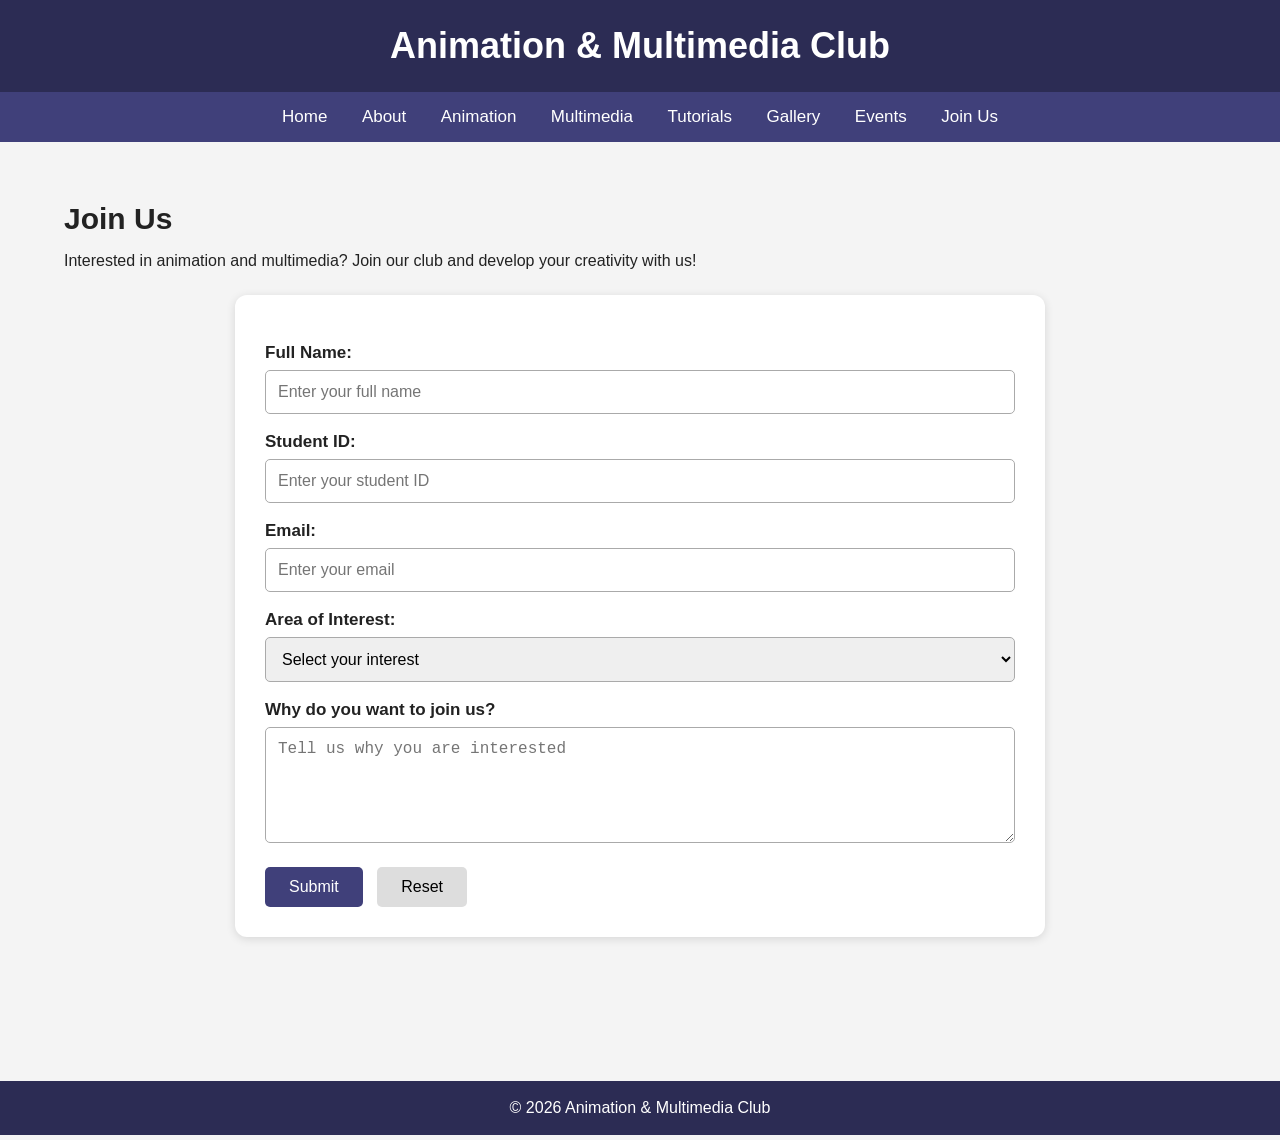
<file: joinus.html>
<!DOCTYPE html>
<html lang="en">

<head>
    <meta charset="utf-8">
    <meta name="viewport" content="width=device-width, initial-scale=1.0">

    <title>Join Us - Animation & Multimedia Club</title>

    <link rel="stylesheet" href="css/style(event).css">
</head>

<body>

    <header>
        <h1>Animation & Multimedia Club</h1>
    </header>

    <nav>
        <a href="index.html">Home</a>
        <a href="about.html">About</a>
        <a href="animation.html">Animation</a>
        <a href="multimedia.html">Multimedia</a>
        <a href="tutorials.html">Tutorials</a>
        <a href="gallery.html">Gallery</a>
        <a href="event.html">Events</a>
        <a href="joinus.html">Join Us</a>
    </nav>


    <main>

        <h2>Join Us</h2>

        <p>
            Interested in animation and multimedia?
            Join our club and develop your creativity with us!
        </p>


        <form id="joinForm">

            <label for="name">Full Name:</label>
            <input type="text" id="name" name="name" placeholder="Enter your full name" required>


            <label for="studentID">Student ID:</label>
            <input type="text" id="studentID" name="studentID" placeholder="Enter your student ID" required>


            <label for="email">Email:</label>
            <input type="email" id="email" name="email" placeholder="Enter your email" required>


            <label for="interest">Area of Interest:</label>

            <select id="interest" name="interest" required>

                <option value="">Select your interest</option>
                <option value="Animation">Animation</option>
                <option value="Video Editing">Video Editing</option>
                <option value="Multimedia Production">Multimedia Production</option>
                <option value="Graphic Design">Graphic Design</option>
                <option value="Photography">Photography</option>
                <option value="3D Modelling">3D Modelling</option>

            </select>


            <label for="reason">
                Why do you want to join us?
            </label>

            <textarea id="reason" name="reason" rows="5" placeholder="Tell us why you are interested"
                required></textarea>


            <button type="submit">Submit</button>

            <button type="reset">Reset</button>

        </form>

        <p id="message"></p>

    </main>


    <footer>
        <p>&copy; 2026 Animation & Multimedia Club</p>
    </footer>


    <script>

        var joinForm = document.getElementById("joinForm");

        joinForm.addEventListener("submit", function (event) {

            event.preventDefault();

            var name = document.getElementById("name").value;

	    var studentID = document.getElementById("studentID").value;

            var email = document.getElementById("email").value;

            var interest = document.getElementById("interest").value;

            var reason = document.getElementById("reason").value;

            var application = {

                name: name,

                studentID: studentID,

                email: email,

                interest: interest,

                reason: reason
            };

           // Store the application in Local Storage
            localStorage.setItem(
                "membershipApplication",
                JSON.stringify(application)
            );


            // Display confirmation message
            document.getElementById("message").innerHTML =
                "Thank you, " + name +
                "! Your membership application has been submitted.";


            // Clear the form
            joinForm.reset();

        });

    </script>

</body>

</html>
</file>
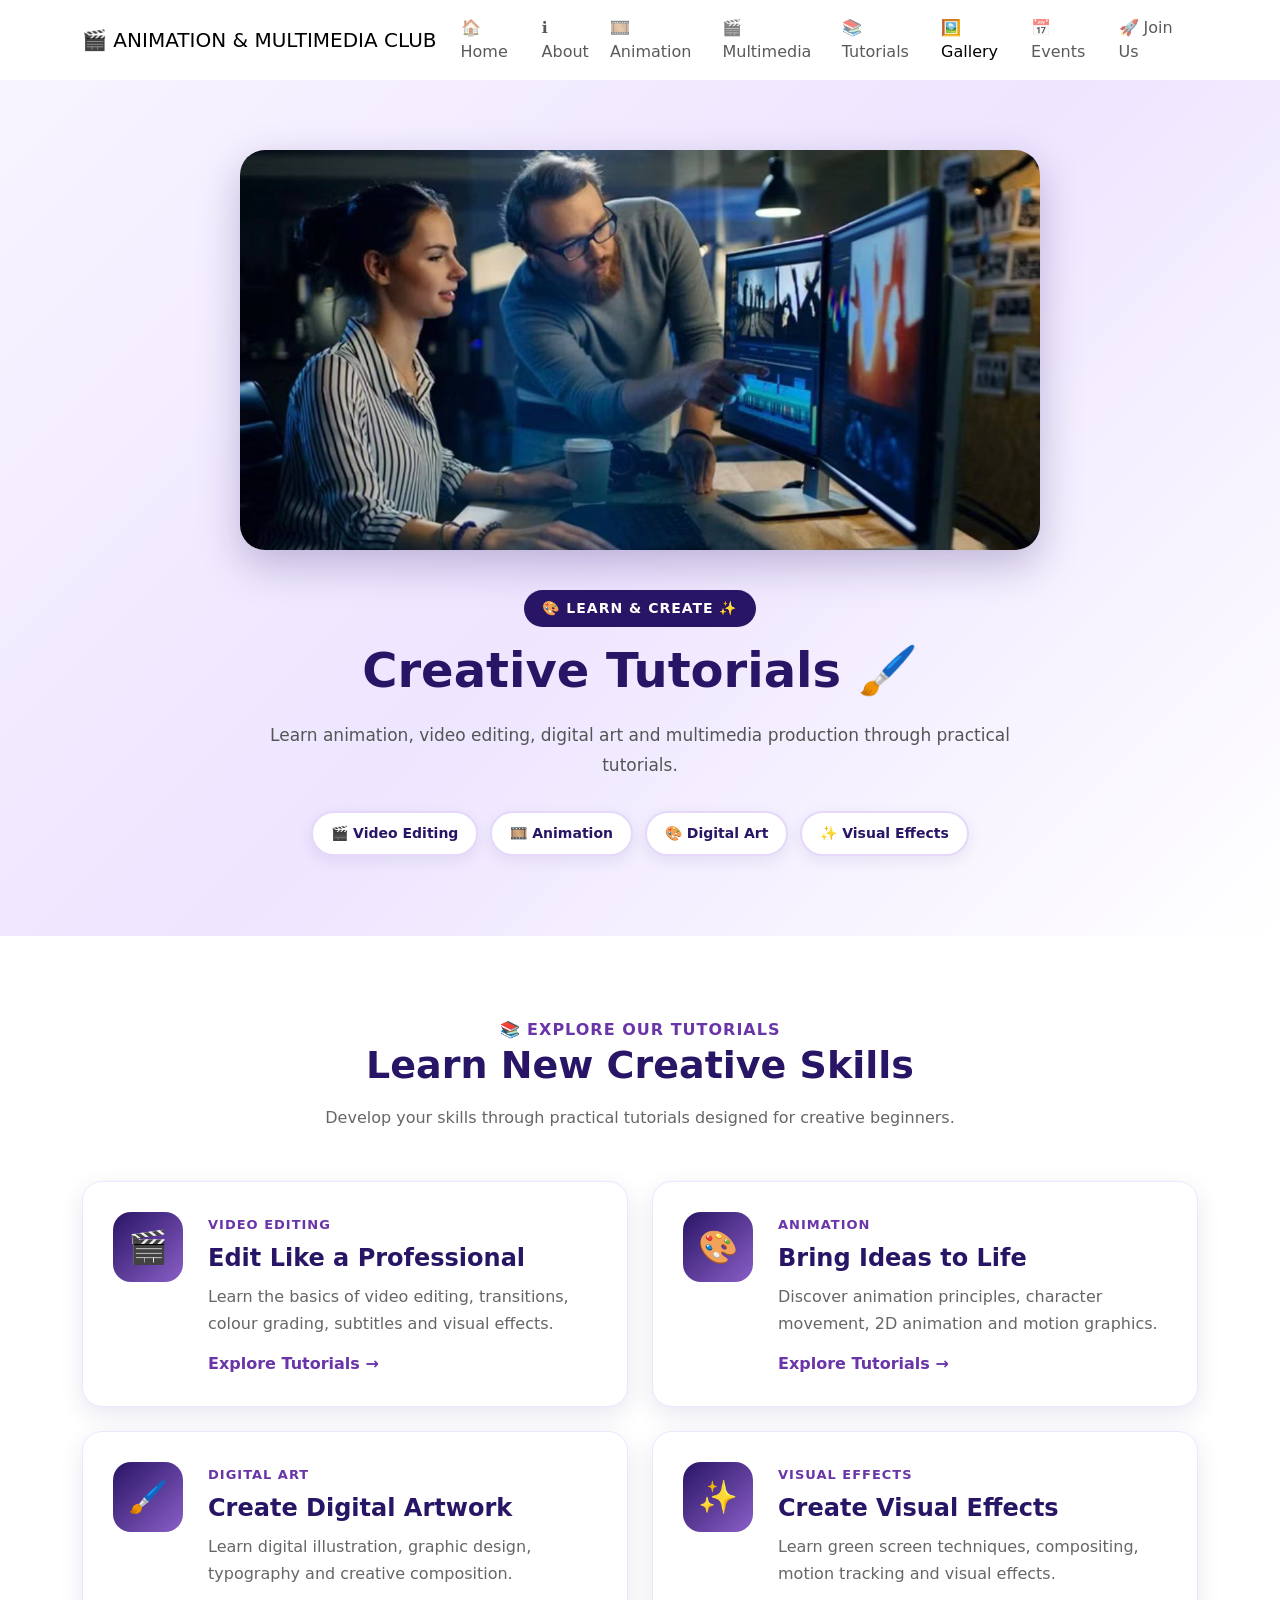
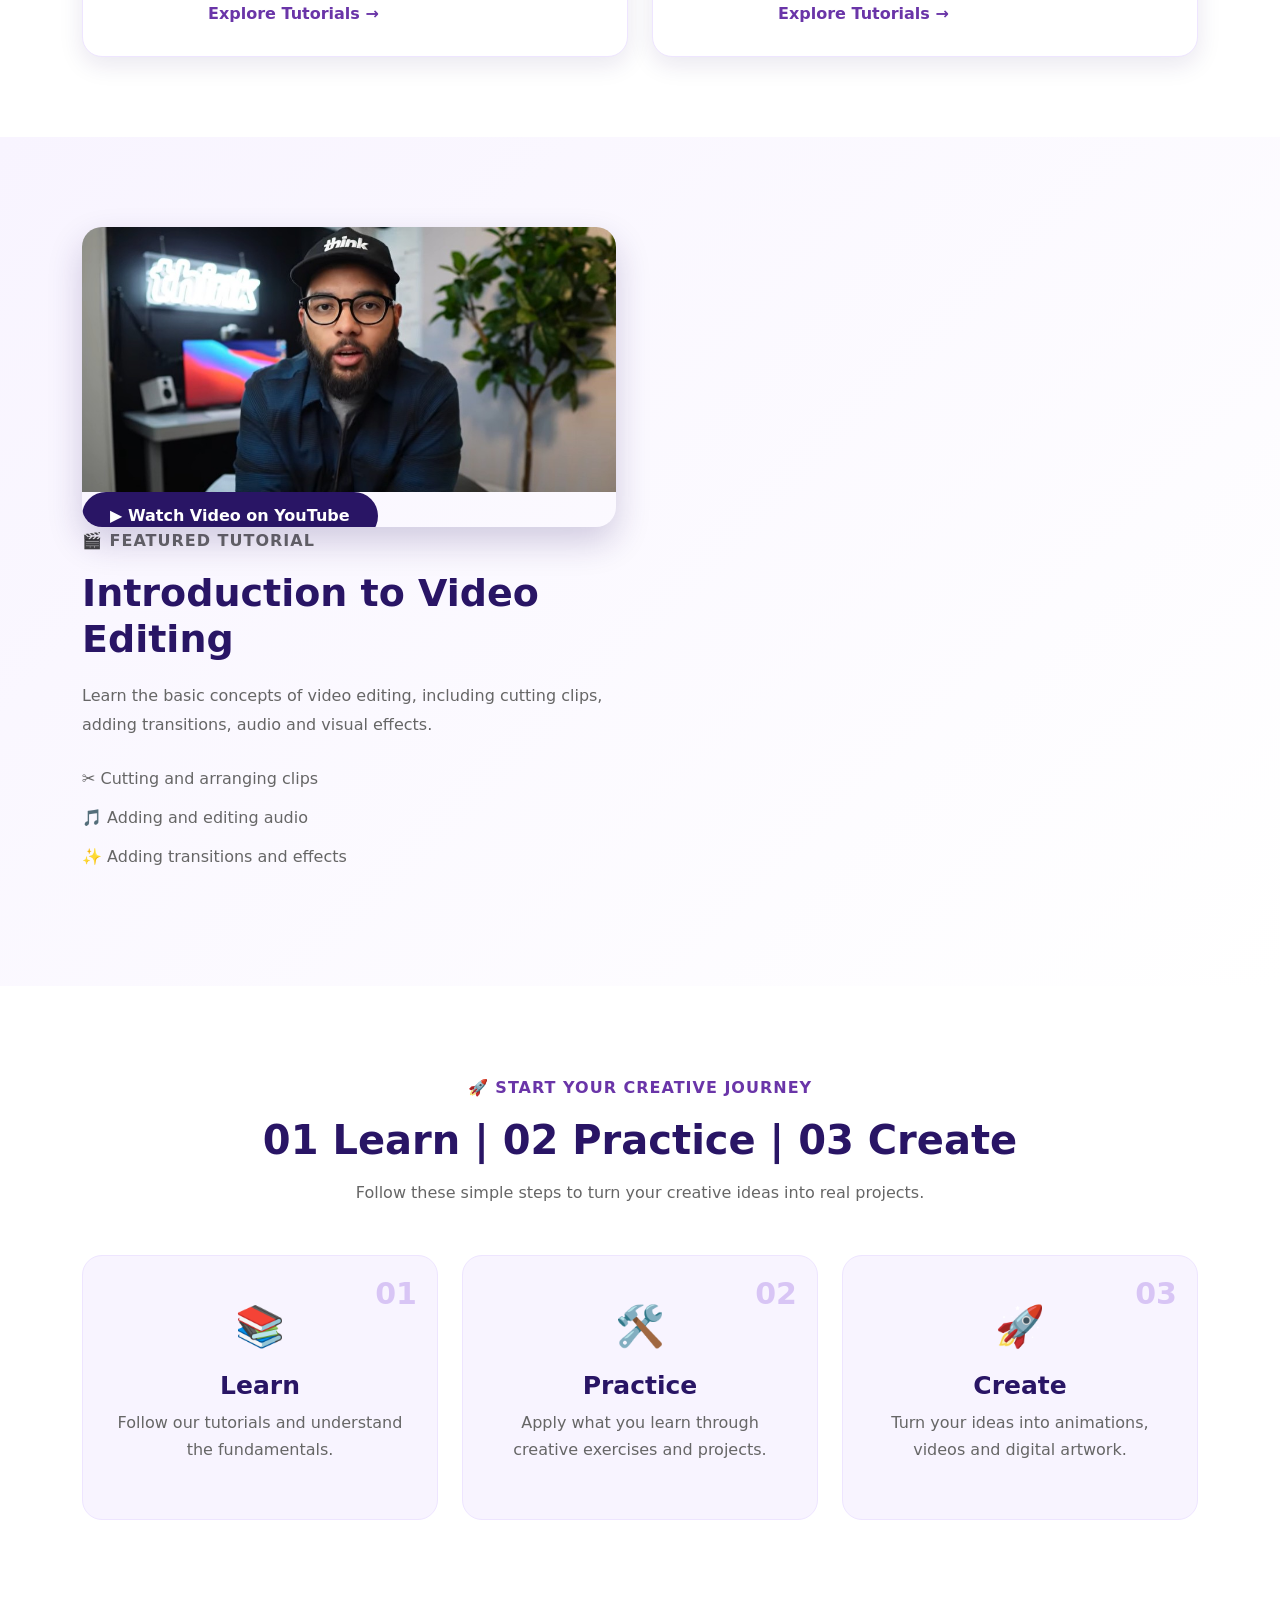
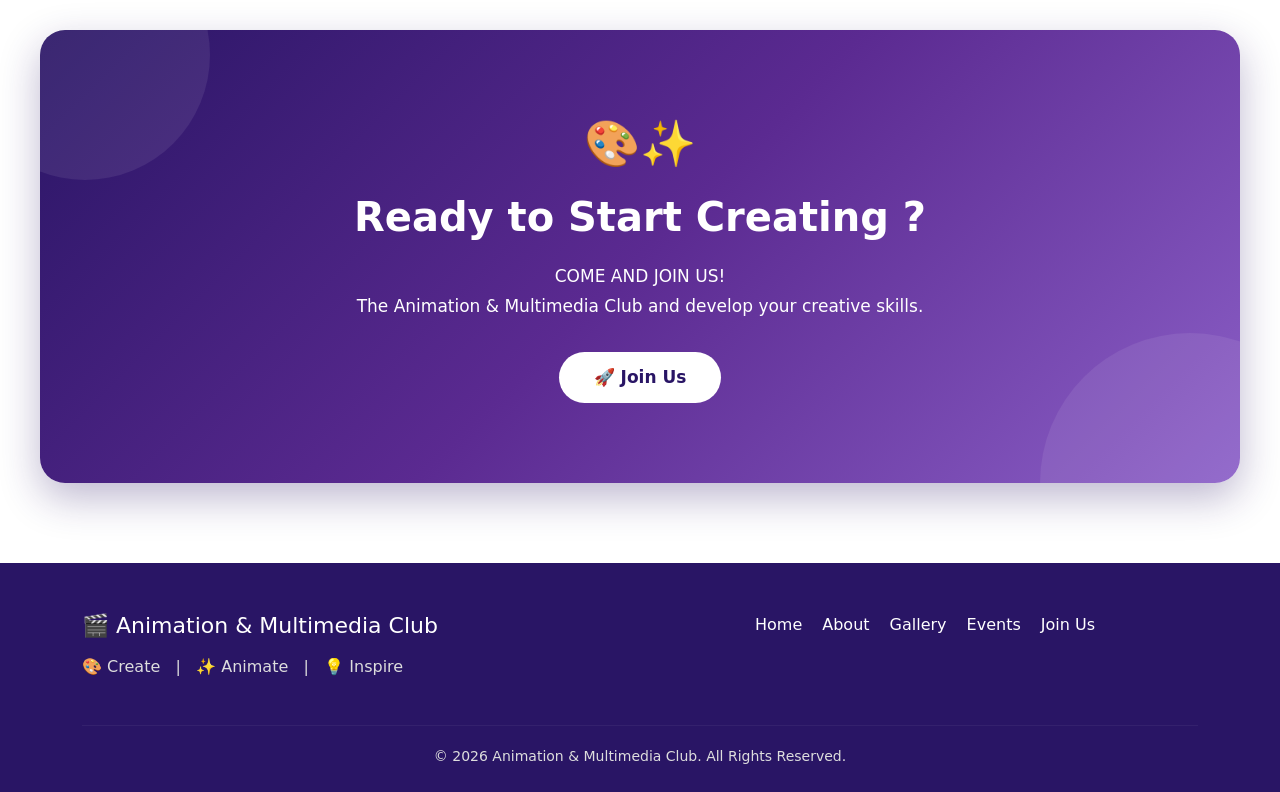
<file: tutorials.html>
<!DOCTYPE html>
<html lang="en">

<head>

    <meta charset="UTF-8">
    <meta name="viewport" content="width=device-width, initial-scale=1.0">

    <title>Tutorials | Animation & Multimedia Club</title>

    <!-- Bootstrap CSS -->
    <link href="https://cdn.jsdelivr.net/npm/bootstrap@5.3.3/dist/css/bootstrap.min.css" rel="stylesheet">

    <!-- Google Font -->
    <link rel="preconnect" href="https://fonts.googleapis.com">
    <link rel="preconnect" href="https://fonts.gstatic.com" crossorigin>
    <link href="https://fonts.googleapis.com/css2?family=Poppins:wght@300;400;500;600;700;800&display=swap"
        rel="stylesheet">

    <!-- Custom CSS -->
    <link rel="stylesheet" href="css/style(tutorials).css">

</head>

<body>
    <!-- ================= NAVIGATION ================= -->
    <nav class="navbar navbar-expand-lg">

        <div class="container">

            <a class="navbar-brand" href="index.html" style="color: black !important;">
                🎬 ANIMATION & MULTIMEDIA CLUB
            </a>

            <button class="navbar-toggler" type="button" data-bs-toggle="collapse" data-bs-target="#navbarNav"
                aria-controls="navbarNav" aria-expanded="false" aria-label="Toggle navigation">
                <span class="navbar-toggler-icon"></span>
            </button>

            <div class="collapse navbar-collapse" id="navbarNav">

                <ul class="navbar-nav ms-auto">

                    <li class="nav-item">
                        <a class="nav-link" href="index.html">
                            🏠 Home
                        </a>
                    </li>

                    <li class="nav-item">
                        <a class="nav-link" href="about.html">
                            ℹ️ About
                        </a>
                    </li>

                    <li class="nav-item">
                        <a class="nav-link" href="animation.html">
                            🎞️ Animation
                        </a>
                    </li>

                    <li class="nav-item">
                        <a class="nav-link" href="multimedia.html">
                            🎬 Multimedia
                        </a>
                    </li>

                    <li class="nav-item">
                        <a class="nav-link" href="tutorials.html">
                            📚 Tutorials
                        </a>
                    </li>

                    <li class="nav-item">
                        <a class="nav-link active" href="gallery.html" aria-current="page">
                            🖼️ Gallery
                        </a>
                    </li>

                    <li class="nav-item">
                        <a class="nav-link" href="event.html">
                            📅 Events
                        </a>
                    </li>

                    <li class="nav-item">
                        <a class="nav-link" href="joinus.html">
                            🚀 Join Us
                        </a>
                    </li>

                </ul>
            </div>
        </div>
    </nav>

    <!-- ================= TUTORIALS PAGE HEADER ================= -->

    <section class="tutorial-header">
        <div class="container text-center">

            <!-- Header Image -->
            <div class="tutorial-header-image">
                <img src="images/images(tutorials)/headerTutorials.jpg" alt="Creative Tutorials">
            </div>

            <!-- Label -->
            <p class="section-label">
                🎨 LEARN & CREATE ✨
            </p>

            <!-- Main Heading -->
            <h1>
                Creative Tutorials 🖌️
            </h1>

            <!-- Description -->
            <p class="tutorial-header-description">
                Learn animation, video editing, digital art
                and multimedia production through practical tutorials.
            </p>

            <!-- Categories -->
            <div class="tutorial-tags">
                <span>🎬 Video Editing</span>
                <span>🎞️ Animation</span>
                <span>🎨 Digital Art</span>
                <span>✨ Visual Effects</span>
            </div>
        </div>

    </section>

    <!-- ================= TUTORIALS ================= -->

    <section class="tutorial-section">
        <div class="container">

            <!-- Section Heading -->
            <div class="tutorial-heading text-center">
                <p class="section-label">
                    📚 EXPLORE OUR TUTORIALS
                </p>
                <h2>
                    Learn New Creative Skills
                </h2>
                <p>
                    Develop your skills through practical
                    tutorials designed for creative beginners.
                </p>
            </div>

            <div class="row g-4">

                <!-- VIDEO EDITING -->
                <div class="col-lg-6 col-md-6">
                    <div class="tutorial-card">
                        <div class="tutorial-icon">
                            🎬
                        </div>
                        <div class="tutorial-content">
                            <span class="tutorial-category">
                                VIDEO EDITING
                            </span>
                            <h2>
                                Edit Like a Professional
                            </h2>
                            <p>
                                Learn the basics of video editing,
                                transitions, colour grading,
                                subtitles and visual effects.
                            </p>
                            <a href="#featured-video" class="tutorial-link">
                                Explore Tutorials →
                            </a>
                        </div>
                    </div>
                </div>

                <!-- ANIMATION -->
                <div class="col-lg-6 col-md-6">
                    <div class="tutorial-card">
                        <div class="tutorial-icon">
                            🎨
                        </div>
                        <div class="tutorial-content">
                            <span class="tutorial-category">
                                ANIMATION
                            </span>
                            <h2>
                                Bring Ideas to Life
                            </h2>
                            <p>
                                Discover animation principles,
                                character movement, 2D animation
                                and motion graphics.
                            </p>
                            <a href="#featured-video" class="tutorial-link">
                                Explore Tutorials →
                            </a>
                        </div>
                    </div>
                </div>

                <!-- DIGITAL ART -->
                <div class="col-lg-6 col-md-6">
                    <div class="tutorial-card">
                        <div class="tutorial-icon">
                            🖌️
                        </div>
                        <div class="tutorial-content">
                            <span class="tutorial-category">
                                DIGITAL ART
                            </span>
                            <h2>
                                Create Digital Artwork
                            </h2>
                            <p>
                                Learn digital illustration,
                                graphic design, typography
                                and creative composition.
                            </p>
                            <a href="#featured-video" class="tutorial-link">
                                Explore Tutorials →
                            </a>
                        </div>
                    </div>
                </div>

                <!-- VISUAL EFFECTS -->
                <div class="col-lg-6 col-md-6">
                    <div class="tutorial-card">
                        <div class="tutorial-icon">
                            ✨
                        </div>
                        <div class="tutorial-content">
                            <span class="tutorial-category">
                                VISUAL EFFECTS
                            </span>
                            <h2>
                                Create Visual Effects
                            </h2>
                            <p>
                                Learn green screen techniques,
                                compositing, motion tracking
                                and visual effects.
                            </p>
                            <a href="#featured-video" class="tutorial-link">

                                Explore Tutorials →
                            </a>
                        </div>
                    </div>
                </div>
            </div>
        </div>
    </section>

    <!-- ================= FEATURED VIDEO ================= -->

    <section class="featured-tutorial" id="featured-video">
        <div class="container">
            <div class="row align-items-center g-5">

                <!-- Video -->
                <div class="col-lg-6">
                    <div class="video-container">
                        <img src="images/images(tutorials)/video-thumbnail.jpeg" alt="Video Editing Tutorial" class="img-fluid">
                        <a href="https://www.youtube.com/watch?v=y7Ci_H9bYEk" target="_blank" class="btn btn-primary">
                            ▶ Watch Video on YouTube
                        </a>
                    </div>
                </div>
            </div>

            <!-- Text -->
            <div class="col-lg-6">
                <p class="section-label">
                    🎬 FEATURED TUTORIAL
                </p>
                <h2>
                    Introduction to Video Editing
                </h2>
                <p>
                    Learn the basic concepts of video editing,
                    including cutting clips, adding transitions,
                    audio and visual effects.
                </p>
                <div class="featured-points">
                    <p>
                        ✂️ Cutting and arranging clips
                    </p>
                    <p>
                        🎵 Adding and editing audio
                    </p>
                    <p>
                        ✨ Adding transitions and effects
                    </p>
                </div>
            </div>
        </div>
        </div>
    </section>

    <!-- ================= LEARNING STEPS ================= -->

    <section class="learning-section" id="learning-steps">
        <div class="container text-center">

            <p class="section-label">
                🚀 START YOUR CREATIVE JOURNEY
            </p>
            <h2>
                01 Learn | 02 Practice | 03 Create
            </h2>
            <p class="learning-intro">
                Follow these simple steps to turn your
                creative ideas into real projects.
            </p>

            <div class="row g-4 mt-4">

                <!-- STEP 1 -->
                <div class="col-md-4">
                    <div class="step-card">
                        <div class="step-number">
                            01
                        </div>
                        <div class="step-icon">
                            📚
                        </div>
                        <h3>
                            Learn
                        </h3>
                        <p>
                            Follow our tutorials and
                            understand the fundamentals.
                        </p>
                    </div>
                </div>

                <!-- STEP 2 -->
                <div class="col-md-4">
                    <div class="step-card">
                        <div class="step-number">
                            02
                        </div>
                        <div class="step-icon">
                            🛠️
                        </div>
                        <h3>
                            Practice
                        </h3>
                        <p>
                            Apply what you learn through
                            creative exercises and projects.
                        </p>
                    </div>
                </div>

                <!-- STEP 3 -->
                <div class="col-md-4">
                    <div class="step-card">
                        <div class="step-number">
                            03
                        </div>
                        <div class="step-icon">
                            🚀
                        </div>
                        <h3>
                            Create
                        </h3>
                        <p>
                            Turn your ideas into animations,
                            videos and digital artwork.
                        </p>
                    </div>
                </div>
            </div>
        </div>
    </section>

    <!-- ================= CALL TO ACTION ================= -->

    <section class="join-section">
        <div class="container text-center">
            <div class="join-icon">
                🎨✨
            </div>
            <h2>
                Ready to Start Creating ?
            </h2>
            <p>
                COME AND JOIN US!
                <br>
                The Animation & Multimedia Club
                and develop your creative skills.
            </p>
            <a href="joinus.html" class="btn btn-primary">
                🚀 Join Us
            </a>
        </div>
    </section>

    <!-- ================= FOOTER ================= -->

    <footer class="footer">
        <div class="container">
            <div class="row">
                <div class="col-md-6">
                    <h3>
                        🎬 Animation & Multimedia Club
                    </h3>
                    <p>
                        🎨 Create &nbsp; | &nbsp;
                        ✨ Animate &nbsp; | &nbsp;
                        💡 Inspire
                    </p>
                </div>

                <div class="col-md-6">
                    <div class="footer-links">
                        <a href="index.html">
                            Home
                        </a>
                        <a href="about.html">
                            About
                        </a>
                        <a href="gallery.html">
                            Gallery
                        </a>
                        <a href="events.html">
                            Events
                        </a>
                        <a href="joinus.html">
                            Join Us
                        </a>
                    </div>
                </div>
            </div>

            <hr>

            <div class="text-center">
                <p class="copyright">
                    © 2026 Animation & Multimedia Club.
                    All Rights Reserved.
                </p>
            </div>
        </div>
    </footer>

    <!-- ================= JAVASCRIPT ================= -->

    <!-- Bootstrap JavaScript -->
    <script src="https://cdn.jsdelivr.net/npm/bootstrap@5.3.3/dist/js/bootstrap.bundle.min.js">
    </script>

    <!-- jQuery -->
    <script src="https://code.jquery.com/jquery-3.7.1.min.js">
    </script>

    <!-- Custom JavaScript -->
    <script src="js/script.js">
    </script>

</body>

</html>
</file>
<file: css/style(animation).css>
/* =========================================
   BASIC SETTINGS
========================================= */

* {
    margin: 0;
    padding: 0;
    box-sizing: border-box;
}

html {
    scroll-behavior: smooth;
}

body {
    font-family: "Poppins", sans-serif;
    color: #29263a;
    background: #ffffff;
}

.section {
    padding: 80px 0;
}


/* =========================================
   COLORS
========================================= */

:root {
    --purple: #7c3aed;
    --pink: #ec4899;
    --orange: #f59e0b;
    --blue: #3b82f6;

    --light-purple: #f5f3ff;
    --dark: #29233a;
}


/* =========================================
   NAVBAR
========================================= */

.navbar {
    background: #29233a;
    padding: 14px 0;
}

.navbar-brand {
    color: white;
    font-size: 20px;
    font-weight: 600;
}

.navbar-brand i {
    color: #a78bfa;
}

.nav-link {
    color: #dddddd !important;
    margin-left: 15px;
}

.nav-link:hover,
.nav-link.active {
    color: #c4b5fd !important;
}


/* =========================================
   HERO
========================================= */

.simple-hero {
    padding: 150px 0 100px;
    background: #f5f3ff;
}

.simple-hero h1 {
    font-size: 55px;
    font-weight: 700;
    color: #29233a;
}

.simple-hero h1 span {
    display: block;
    color: var(--purple);
}

.multimedia-hero {
    background: #fdf2f8;
}

.multimedia-hero h1 span {
    color: var(--pink);
}

.small-title {
    color: var(--purple);
    font-size: 13px;
    font-weight: 600;
    letter-spacing: 2px;
}

.small-title.pink {
    color: var(--pink);
}

.hero-text {
    max-width: 550px;
    margin: 20px 0 30px;
    color: #666;
    line-height: 1.8;
}

.btn-purple {
    background: var(--purple);
    color: white;
    border: none;
    padding: 10px 22px;
}

.btn-purple:hover {
    background: #6d28d9;
    color: white;
}

.btn-pink {
    background: var(--pink);
    color: white;
    border: none;
    padding: 10px 22px;
}

.btn-pink:hover {
    background: #db2777;
    color: white;
}


/* =========================================
   HERO ICON
========================================= */

.hero-icon {
    width: 230px;
    height: 230px;
    margin: auto;

    display: flex;
    align-items: center;
    justify-content: center;

    border-radius: 30px;

    background: var(--purple);
    color: white;

    font-size: 80px;

    box-shadow: 15px 15px 0 #ddd6fe;
}

.pink-icon {
    background: var(--pink);
    box-shadow: 15px 15px 0 #fbcfe8;
}


/* =========================================
   SECTION TITLE
========================================= */

.section-label {
    color: var(--purple);
    font-size: 13px;
    font-weight: 600;
    letter-spacing: 2px;
}

.section-label.pink {
    color: var(--pink);
}

.section h2 {
    font-size: 38px;
    font-weight: 600;
    margin: 10px 0;
}

.title-line {
    width: 70px;
    height: 4px;
    margin: 18px 0;
    background: var(--purple);
    border-radius: 10px;
}

.title-line.pink-line {
    background: var(--pink);
}

.title-line.center {
    margin: 18px auto;
}

.text {
    color: #666;
    line-height: 1.8;
    margin-bottom: 15px;
}


/* IMAGE */

.content-image {
    width: 100%;
    height: 380px;
    object-fit: cover;
    border-radius: 15px;

    border: 5px solid var(--purple);
}

.pink-shadow {
    border-color: var(--pink);
}

.animation-image{
    width: 100%;
    height: 280px;
    object-fit: cover;
    border-radius: 15px;
    border: 5px solid var(--purple);
}

/* LIGHT BACKGROUND*/

.light-bg {
    background: #f7f6fb;
}


/*CARDS*/

.simple-card {
    background: white;
    padding: 30px;
    border-radius: 12px;

    min-height: 260px;

    border-top: 5px solid var(--purple);

    box-shadow: 0 5px 20px rgba(0,0,0,0.06);

    transition: 0.3s;
}

.simple-card:hover {
    transform: translateY(-5px);
}

.purple-card {
    border-color: var(--purple);
}

.pink-card {
    border-color: var(--pink);
}

.orange-card {
    border-color: var(--orange);
}

.blue-card {
    border-color: var(--blue);
}

.card-icon {
    width: 55px;
    height: 55px;

    display: flex;
    align-items: center;
    justify-content: center;

    border-radius: 10px;

    background: var(--light-purple);

    color: var(--purple);

    font-size: 24px;

    margin-bottom: 20px;
}

.pink-card .card-icon {
    background: #fdf2f8;
    color: var(--pink);
}

.orange-card .card-icon {
    background: #fffbeb;
    color: var(--orange);
}

.blue-card .card-icon {
    background: #eff6ff;
    color: var(--blue);
}

.simple-card h3 {
    font-size: 20px;
    margin-bottom: 12px;
}

.simple-card p {
    color: #666;
    font-size: 14px;
    line-height: 1.7;
}


/*WORKFLOW*/

.workflow {
    margin-top: 50px;

    display: flex;
    align-items: center;
    justify-content: center;

    gap: 20px;

    flex-wrap: wrap;
}

.workflow-item {
    text-align: center;
}

.number {
    width: 55px;
    height: 55px;

    border-radius: 50%;

    display: flex;
    align-items: center;
    justify-content: center;

    color: white;

    font-weight: 600;

    margin: auto auto 10px;
}

.number.purple {
    background: var(--purple);
}

.number.pink {
    background: var(--pink);
}

.number.orange {
    background: var(--orange);
}

.number.blue {
    background: var(--blue);
}

.workflow-item h5 {
    font-size: 14px;
}

.arrow {
    font-size: 25px;
    color: #aaa;
}


/*PROJECT*/

.project {
    height: 350px;

    position: relative;

    overflow: hidden;

    border-radius: 12px;

    background: #222;
}

.project img {
    width: 100%;
    height: 100%;

    object-fit: cover;

    transition: 0.3s;
}

.project:hover img {
    transform: scale(1.05);
}

.project-info {
    position: absolute;

    left: 0;
    right: 0;
    bottom: 0;

    padding: 25px;

    color: white;

    background: rgba(0,0,0,0.75);
}

.project-info span {
    font-size: 11px;
    color: #c4b5fd;
    font-weight: 600;
}

.project-info h4 {
    margin: 5px 0 12px;
    font-size: 20px;
}

/*AUDIO*/

.audio {
    width: 100%;
    margin-top: 20px;
}

.audio-icon {
    width: 150px;
    height: 150px;

    margin: auto;

    border-radius: 50%;

    display: flex;
    align-items: center;
    justify-content: center;

    background: #ede9fe;

    color: var(--purple);

    font-size: 60px;
}


/*API*/

.api-simple {
    padding: 80px 0;

    background: #29233a;

    color: white;
}

.api-simple p {
    color: #ccc;
}

.quote-box {
    max-width: 700px;

    margin: 30px auto 0;

    padding: 30px;

    background: white;

    color: #333;

    border-radius: 12px;
}

#quoteText {
    color: #222222;
    font-weight: 500;
}


/*FAVOURITE*/

.favourite-count {
    margin-top: 30px;

    padding: 15px;

    text-align: center;

    border: 2px solid var(--pink);

    border-radius: 10px;

    color: #555;
}

.favourite-count i {
    color: var(--pink);
}


/*SOCIAL*/

.social-icons {
    display: flex;
    justify-content: center;
    gap: 12px;
    margin-top: 20px;
}

.social-icons a {
    width: 40px;
    height: 40px;

    display: flex;
    align-items: center;
    justify-content: center;

    border-radius: 50%;

    background: #f5f3ff;

    color: var(--purple);
}

.social-icons a:hover {
    background: var(--purple);
    color: white;
}


/*FOOTER*/

footer {
    padding: 50px 0;

    background: #29233a;

    color: white;
}

footer p {
    color: #aaa;
}

footer hr {
    border-color: #555;
}


/*RESPONSIVE*/

@media (max-width: 768px) {

    .simple-hero {
        padding: 130px 20px 70px;
        text-align: center;
    }

    .simple-hero h1 {
        font-size: 42px;
    }

    .hero-text {
        margin-left: auto;
        margin-right: auto;
    }

    .hero-icon {
        width: 180px;
        height: 180px;
        font-size: 60px;
        margin-top: 40px;
    }

    .section {
        padding: 60px 20px;
    }

    .section h2 {
        font-size: 30px;
    }

    .workflow {
        gap: 15px;
    }

    .arrow {
        display: none;
    }

}

/*SOUND CARD*/

.sound-video {
    width: 100%;
    aspect-ratio: 16 / 9;
    object-fit: cover;
    border-radius: 10px;
    background: #222;
}

.no-bgm {
    border-top: 5px solid #999;
}

.with-bgm {
    border-top: 5px solid var(--pink);
}


.sound-card-header {
    display: flex;
    align-items: center;
    gap: 15px;

    margin-bottom: 20px;
}


.sound-icon {
    width: 50px;
    height: 50px;

    display: flex;
    align-items: center;
    justify-content: center;

    border-radius: 10px;

    background: #f5f3ff;

    color: var(--purple);

    font-size: 22px;
}


.with-bgm .sound-icon {
    background: #fdf2f8;
    color: var(--pink);
}


.sound-card h3 {
    font-size: 20px;
    margin: 0;
}


.sound-card-header span {
    font-size: 12px;
    color: #888;
}


.video-placeholder {
    height: 220px;

    display: flex;
    flex-direction: column;
    align-items: center;
    justify-content: center;

    border-radius: 10px;

    background: #eeeeee;

    color: #777;
}


.with-bgm .video-placeholder {
    background: #fdf2f8;
    color: var(--pink);
}


.video-placeholder i {
    font-size: 45px;
    margin-bottom: 10px;
}


.video-placeholder p {
    font-size: 13px;
}


.sound-description {
    color: #666;
    font-size: 14px;
    line-height: 1.7;

    margin-top: 20px;
}


.sound-card .audio {
    width: 100%;
    margin-top: 15px;
}


.sound-result {
    margin-top: 40px;

    padding: 25px;

    text-align: center;

    background: #f5f3ff;

    border-left: 5px solid var(--purple);

    border-radius: 8px;
}


.sound-result h4 {
    font-size: 20px;
    margin-bottom: 8px;
}


.sound-result p {
    color: #666;
    margin: 0;
}
</file>
<file: css/style(event).css>
body {
    font-family: Arial, sans-serif;
    margin: 0;
    padding: 0;
    background-color: #f4f4f4;
    color: #222;
}

header {
    background-color: #2c2c54;
    color: white;
    text-align: center;
    padding: 25px 10px;
}

header h1 {
    margin: 0;
    font-size: 36px;
}

nav {
    background-color: #40407a;
    text-align: center;
    padding: 15px;
}

nav a {
    color: white;
    text-decoration: none;
    margin: 0 15px;
    font-size: 17px;
}

nav a:hover {
    text-decoration: underline;
}

main {
    width: 90%;
    max-width: 1500px;
    margin: auto;
    padding: 35px 0;
}

main h2 {
    font-size: 30px;
    margin-bottom: 15px;
}

.introduction {
    font-size: 18px;
    margin-bottom: 25px;
}

.events {
    display: flex;
    gap: 25px;
    flex-wrap: wrap;
}

.event-card {
    background-color: white;
    padding: 22px;
    border-radius: 12px;
    flex: 1;
    min-width: 280px;
    box-sizing: border-box;
    box-shadow: 0 2px 8px rgba(0, 0, 0, 0.12);
}

.event-card:hover {
    transform: translateY(-5px);
}

.event-card img {
    width: 100%;
    height: 220px;
    object-fit: cover;
    border-radius: 8px;
}

.event-card h3 {
    font-size: 23px;
    margin-top: 20px;
}

.event-card p {
    font-size: 16px;
    line-height: 1.5;
}

.event-card button {
    background-color: #40407a;
    color: white;
    border: none;
    padding: 11px 20px;
    border-radius: 5px;
    cursor: pointer;
    font-size: 15px;
}

.event-card button:hover {
    background-color: #2c2c54;
}

#eventMessage {
    background-color: white;
    margin-top: 25px;
    padding: 18px;
    border-radius: 8px;
    box-shadow: 0 2px 8px rgba(0, 0, 0, 0.10);
}

form {
    background-color: white;
    max-width: 750px;
    margin: 25px auto;
    padding: 30px;
    border-radius: 12px;
    box-shadow: 0 2px 10px rgba(0, 0, 0, 0.12);
}

label {
    display: block;
    font-size: 17px;
    margin-top: 18px;
    margin-bottom: 7px;
    font-weight: bold;
}

input,
select,
textarea {
    width: 100%;
    padding: 12px;
    font-size: 16px;
    border: 1px solid #aaa;
    border-radius: 5px;
    box-sizing: border-box;
}

textarea {
    resize: vertical;
}

form button {
    margin-top: 20px;
    margin-right: 10px;
    padding: 11px 24px;
    font-size: 16px;
    border: none;
    border-radius: 5px;
    cursor: pointer;
}

form button[type="submit"] {
    background-color: #40407a;
    color: white;
}

form button[type="submit"]:hover {
    background-color: #2c2c54;
}

form button[type="reset"] {
    background-color: #dddddd;
    color: black;
}

form button[type="reset"]:hover {
    background-color: #cccccc;
}

#message {
    max-width: 750px;
    margin: 20px auto;
    padding: 12px;
    text-align: center;
    font-weight: bold;
}

footer {
    background-color: #2c2c54;
    color: white;
    text-align: center;
    padding: 18px;
    margin-top: 40px;
}

footer p {
    margin: 0;
}

@media screen and (max-width: 768px) {

    header h1 {
        font-size: 28px;
    }

    nav a {
        display: block;
        margin: 10px 0;
    }

    main {
        width: 92%;
    }

    .events {
        flex-direction: column;
    }

    .event-card {
        width: 100%;
    }

    form {
        width: 90%;
        padding: 20px;
    }
}
</file>
<file: css/style(tutorials).css>
/* =====================================================
   GALLERY HEADER
===================================================== */

.gallery-header {
    padding: 70px 20px 80px;
    text-align: center;
    background: linear-gradient(135deg,
            #f8f4ff,
            #eee5ff,
            #ffffff);
}

.gallery-header-image {
    width: 700px;
    max-width: 100%;
    height: 400px;
    margin: 0 auto 40px;
    overflow: hidden;
    border-radius: 25px;
    box-shadow: 0 15px 40px rgba(41, 21, 101, 0.25);
}

.gallery-header-image img {
    width: 100%;
    height: 100%;
    object-fit: cover;
    transition: transform 0.6s ease;
}

.gallery-header-image:hover img {
    transform: scale(1.08);
}

.gallery-header .section-label {
    display: inline-block;
    padding: 8px 18px;
    margin-bottom: 15px;

    background-color: #291565;
    color: white;

    border-radius: 30px;

    font-size: 14px;
    font-weight: 600;
    letter-spacing: 1px;
}

.gallery-header h1 {
    color: #291565;
    font-size: 48px;
    font-weight: 700;
    margin-bottom: 20px;
}

.gallery-description {
    max-width: 750px;
    margin: 0 auto 30px;
    color: #555;
    font-size: 17px;
    line-height: 1.8;
}

.gallery-categories {
    display: flex;
    justify-content: center;
    flex-wrap: wrap;
    gap: 12px;
}

.gallery-categories span {
    padding: 10px 18px;
    background-color: white;
    color: #291565;
    border: 2px solid #e5d8fa;
    border-radius: 30px;
    font-size: 14px;
    font-weight: 600;
    box-shadow: 0 5px 15px rgba(41, 21, 101, 0.08);
    transition: 0.3s;
}

.gallery-categories span:hover {
    background-color: #291565;
    color: white;
    transform: translateY(-4px);
    box-shadow: 0 8px 20px rgba(41, 21, 101, 0.2);
}

/* =====================================================
   GALLERY SECTION
===================================================== */

.gallery-section {
    padding: 80px 0;
    background-color: #ffffff;
}

.gallery-heading {
    margin-bottom: 50px;
}

.gallery-heading .section-label {
    color: #6a35a8;
    font-weight: 600;
    letter-spacing: 1px;
}

.gallery-heading h2 {
    color: #291565;
    font-size: 38px;
    font-weight: 700;
    margin-bottom: 15px;
}

.gallery-heading p {
    color: #666;
    max-width: 650px;
    margin: auto;
    line-height: 1.7;
}

/* =====================================================
   GALLERY CARD
===================================================== */

.gallery-card {
    height: 100%;
    background-color: #ffffff;
    border-radius: 18px;
    overflow: hidden;
    box-shadow: 0 8px 25px rgba(41, 21, 101, 0.12);
    transition: 0.35s ease;
}

.gallery-card:hover {
    transform: translateY(-8px);
    box-shadow: 0 18px 40px rgba(41, 21, 101, 0.2);
}

/* =====================================================
   GALLERY IMAGE
===================================================== */

.gallery-image {
    position: relative;
    width: 100%;
    height: 280px;
    overflow: hidden;
}

.gallery-image img {
    width: 100%;
    height: 100%;
    object-fit: cover;
    transition: transform 0.5s ease;
}

.gallery-card:hover .gallery-image img {
    transform: scale(1.08);
}

.gallery-card:hover .gallery-overlay {
    opacity: 1;
    transform: scale(1);
}

/* =====================================================
   GALLERY INFO
===================================================== */

.gallery-info {
    padding: 25px;
}


.gallery-category {
    color: #6a35a8;
    font-size: 13px;
    font-weight: 700;
    letter-spacing: 0.8px;
}


.gallery-info h3 {
    color: #291565;
    font-size: 22px;
    font-weight: 700;
    margin-top: 10px;
    margin-bottom: 10px;
}

.gallery-info p {
    color: #666;
    line-height: 1.6;
    margin-bottom: 0;
}

/* =====================================================
   JOIN SECTION
===================================================== */

.join-section {
    position: relative;

    margin: 20px auto 80px;

    padding: 80px 20px;

    max-width: 1200px;

    background: linear-gradient(135deg,
            #291565,
            #5b2a91,
            #8b5fc7);

    border-radius: 25px;

    color: white;

    overflow: hidden;

    box-shadow: 0 15px 40px rgba(41, 21, 101, 0.3);
}


/* Decorative Circle */

.join-section::before {
    content: "";

    position: absolute;

    width: 250px;
    height: 250px;

    background: rgba(255, 255, 255, 0.08);

    border-radius: 50%;

    top: -100px;
    left: -80px;
}


/* Decorative Circle */

.join-section::after {
    content: "";

    position: absolute;

    width: 300px;
    height: 300px;

    background: rgba(255, 255, 255, 0.08);

    border-radius: 50%;

    bottom: -150px;
    right: -100px;
}


/* Keep content above decorations */

.join-section .container {
    position: relative;
    z-index: 1;
}


.join-icon {
    font-size: 45px;
    margin-bottom: 15px;
}


.join-section h2 {
    font-size: 40px;
    font-weight: 700;
    margin-bottom: 20px;
}


.join-section p {
    font-size: 17px;
    line-height: 1.8;
    margin-bottom: 30px;
}


/* Join Button */

.join-section .btn-primary {
    padding: 13px 35px;

    background-color: white;

    color: #291565;

    border: none;

    border-radius: 30px;

    font-size: 17px;

    font-weight: 600;

    transition: 0.3s;
}


.join-section .btn-primary:hover {
    background-color: #f1e8ff;

    color: #291565;

    transform: translateY(-5px);

    box-shadow: 0 10px 25px rgba(0, 0, 0, 0.25);
}


/* =====================================================
   FOOTER
===================================================== */

.footer {
    padding: 50px 0 25px;

    background-color: #291565;

    color: white;
}


.footer h3 {
    font-size: 22px;

    margin-bottom: 15px;
}


.footer p {
    color: #ddd;
}


.footer-links {
    display: flex;

    justify-content: center;

    flex-wrap: wrap;

    gap: 20px;
}


.footer-links a {
    color: white;

    text-decoration: none;

    transition: 0.3s;
}


.footer-links a:hover {
    color: #d9baff;
}


.footer hr {
    margin: 30px 0 20px;

    border-color: rgba(255, 255, 255, 0.2);
}


.copyright {
    margin: 0;

    font-size: 14px;

    color: #ccc;
}


/* =====================================================
   MOBILE RESPONSIVE
===================================================== */

@media (max-width: 768px) {

    .gallery-header {
        padding: 50px 15px 60px;
    }


    .gallery-header-image {
        height: 280px;
    }


    .gallery-header h1 {
        font-size: 36px;
    }


    .gallery-description {
        font-size: 15px;
    }


    .gallery-heading h2 {
        font-size: 30px;
    }


    .gallery-image {
        height: 250px;
    }


    .join-section {
        margin: 20px 15px 60px;
        padding: 60px 20px;
    }


    .join-section h2 {
        font-size: 30px;
    }


    .footer {
        text-align: center;
    }


    .footer-links {
        margin-top: 25px;
    }

}

/* =====================================================
   TUTORIAL HEADER
===================================================== */

.tutorial-header {
    padding: 70px 20px 80px;
    text-align: center;

    background: linear-gradient(135deg,
            #f8f4ff,
            #eee5ff,
            #ffffff);
}


/* Header Image */

.tutorial-header-image {
    width: 800px;
    max-width: 100%;
    height: 400px;

    margin: 0 auto 40px;

    overflow: hidden;

    border-radius: 25px;

    box-shadow:
        0 15px 40px rgba(41, 21, 101, 0.25);
}


.tutorial-header-image img {
    width: 100%;
    height: 100%;

    object-fit: cover;

    transition: transform 0.6s ease;
}


.tutorial-header-image:hover img {
    transform: scale(1.07);
}


/* Header Label */

.tutorial-header .section-label {
    display: inline-block;

    padding: 8px 18px;

    margin-bottom: 15px;

    background-color: #291565;

    color: white;

    border-radius: 30px;

    font-size: 14px;

    font-weight: 600;

    letter-spacing: 1px;
}


/* Heading */

.tutorial-header h1 {
    color: #291565;

    font-size: 48px;

    font-weight: 700;

    margin-bottom: 20px;
}


/* Description */

.tutorial-header-description {
    max-width: 750px;

    margin: 0 auto 30px;

    color: #555;

    font-size: 17px;

    line-height: 1.8;
}


/* Tutorial Tags */

.tutorial-tags {
    display: flex;

    justify-content: center;

    flex-wrap: wrap;

    gap: 12px;
}


.tutorial-tags span {
    padding: 10px 18px;

    background-color: white;

    border: 2px solid #e5d8fa;

    border-radius: 30px;

    color: #291565;

    font-size: 14px;

    font-weight: 600;

    box-shadow:
        0 5px 15px rgba(41, 21, 101, 0.08);

    transition: 0.3s;
}


.tutorial-tags span:hover {
    background-color: #291565;

    color: white;

    transform: translateY(-4px);
}



/* =====================================================
   TUTORIAL SECTION
===================================================== */

.tutorial-section {
    padding: 80px 0;

    background-color: white;
}


/* Section Heading */

.tutorial-heading {
    margin-bottom: 50px;
}


.tutorial-heading .section-label {
    color: #6a35a8;

    font-weight: 600;

    letter-spacing: 1px;
}


.tutorial-heading h2 {
    color: #291565;

    font-size: 38px;

    font-weight: 700;

    margin-bottom: 15px;
}


.tutorial-heading p {
    color: #666;

    max-width: 650px;

    margin: auto;

    line-height: 1.7;
}



/* =====================================================
   TUTORIAL CARD
===================================================== */

.tutorial-card {
    display: flex;

    height: 100%;

    padding: 30px;

    background-color: #ffffff;

    border-radius: 20px;

    border: 1px solid #eee5ff;

    box-shadow:
        0 8px 25px rgba(41, 21, 101, 0.1);

    transition: 0.35s ease;
}


.tutorial-card:hover {
    transform: translateY(-8px);

    box-shadow:
        0 18px 40px rgba(41, 21, 101, 0.18);
}


/* Icon */

.tutorial-icon {
    flex-shrink: 0;

    width: 70px;
    height: 70px;

    display: flex;

    align-items: center;

    justify-content: center;

    margin-right: 25px;

    background: linear-gradient(135deg,
            #291565,
            #8b5fc7);

    color: white;

    border-radius: 18px;

    font-size: 32px;
}


/* Content */

.tutorial-content {
    flex: 1;
}


.tutorial-category {
    color: #6a35a8;

    font-size: 13px;

    font-weight: 700;

    letter-spacing: 1px;
}


.tutorial-content h2 {
    color: #291565;

    font-size: 24px;

    font-weight: 700;

    margin: 8px 0 10px;
}


.tutorial-content p {
    color: #666;

    line-height: 1.7;

    margin-bottom: 15px;
}


/* Link */

.tutorial-link {
    color: #6a35a8;

    font-weight: 600;

    text-decoration: none;

    transition: 0.3s;
}


.tutorial-link:hover {
    color: #291565;

    padding-left: 5px;
}



/* =====================================================
   FEATURED VIDEO
===================================================== */

.featured-tutorial {
    padding: 90px 0;

    background: linear-gradient(135deg,
            #f8f4ff,
            #ffffff);
}


/* Video */

.video-container {
    position: relative;

    width: 100%;

    padding-bottom: 56.25%;

    height: 0;

    overflow: hidden;

    border-radius: 20px;

    box-shadow:
        0 15px 35px rgba(41, 21, 101, 0.2);
}


.video-container iframe {
    position: absolute;

    top: 0;
    left: 0;

    width: 100%;
    height: 100%;

    border: none;
}


/* Featured Text */

.featured-tutorial .section-label {
    display: inline-block;

    color: #6a35a8;

    font-weight: 700;

    letter-spacing: 1px;

    margin-bottom: 15px;
}


.featured-tutorial h2 {
    color: #291565;

    font-size: 38px;

    font-weight: 700;

    margin-bottom: 20px;
}


.featured-tutorial>.container p {
    color: #666;

    line-height: 1.8;
}


/* Points */

.featured-points {
    margin: 25px 0;
}


.featured-points p {
    margin-bottom: 10px;

    color: #444;
}


/* Button */

.featured-tutorial .btn-primary {
    padding: 12px 28px;

    background-color: #291565;

    border: none;

    border-radius: 30px;

    font-weight: 600;

    transition: 0.3s;
}


.featured-tutorial .btn-primary:hover {
    background-color: #6a35a8;

    transform: translateY(-4px);

    box-shadow:
        0 8px 20px rgba(41, 21, 101, 0.25);
}



/* =====================================================
   LEARNING SECTION
===================================================== */

.learning-section {
    padding: 90px 0;

    background-color: white;
}


.learning-section .section-label {
    color: #6a35a8;

    font-weight: 700;

    letter-spacing: 1px;
}


.learning-section h2 {
    color: #291565;

    font-size: 40px;

    font-weight: 700;
}


.learning-intro {
    max-width: 650px;

    margin: 15px auto 0;

    color: #666;

    line-height: 1.7;
}



/* Step Card */

.step-card {
    position: relative;

    height: 100%;

    padding: 40px 25px;

    background-color: #f8f4ff;

    border-radius: 20px;

    border: 1px solid #eee5ff;

    transition: 0.3s;
}


.step-card:hover {
    transform: translateY(-8px);

    background-color: #291565;

    color: white;

    box-shadow:
        0 15px 30px rgba(41, 21, 101, 0.2);
}


/* Number */

.step-number {
    position: absolute;

    top: 15px;

    right: 20px;

    color: #d8c5f5;

    font-size: 30px;

    font-weight: 800;
}


/* Icon */

.step-icon {
    font-size: 40px;

    margin-bottom: 15px;
}


.step-card h3 {
    color: #291565;

    font-size: 25px;

    font-weight: 700;
}


.step-card:hover h3 {
    color: white;
}


.step-card p {
    color: #666;

    line-height: 1.7;
}


.step-card:hover p {
    color: #eee;
}



/* =====================================================
   CTA SECTION
===================================================== */

.cta-section {
    position: relative;

    max-width: 1200px;

    margin: 20px auto 80px;

    padding: 80px 20px;

    background: linear-gradient(135deg,
            #291565,
            #5b2a91,
            #8b5fc7);

    border-radius: 25px;

    color: white;

    overflow: hidden;

    box-shadow:
        0 15px 40px rgba(41, 21, 101, 0.3);
}


/* Decorative Circle */

.cta-section::before {
    content: "";

    position: absolute;

    width: 250px;
    height: 250px;

    top: -100px;
    left: -80px;

    background: rgba(255, 255, 255, 0.08);

    border-radius: 50%;
}


.cta-section::after {
    content: "";

    position: absolute;

    width: 300px;
    height: 300px;

    right: -100px;
    bottom: -150px;

    background: rgba(255, 255, 255, 0.08);

    border-radius: 50%;
}


.cta-section .container {
    position: relative;

    z-index: 1;
}


.cta-icon {
    font-size: 45px;

    margin-bottom: 15px;
}


.cta-section h2 {
    font-size: 40px;

    font-weight: 700;

    margin-bottom: 20px;
}


.cta-section p {
    font-size: 17px;

    line-height: 1.8;

    margin-bottom: 30px;
}


.cta-section .btn-primary {
    padding: 13px 35px;

    background-color: white;

    color: #291565;

    border: none;

    border-radius: 30px;

    font-weight: 600;

    transition: 0.3s;
}


.cta-section .btn-primary:hover {
    background-color: #f1e8ff;

    transform: translateY(-5px);

    box-shadow:
        0 10px 25px rgba(0, 0, 0, 0.25);
}



/* =====================================================
   FOOTER
===================================================== */

.footer {
    padding: 50px 0 25px;

    background-color: #291565;

    color: white;
}


.footer h3 {
    font-size: 22px;

    margin-bottom: 15px;
}


.footer p {
    color: #ddd;
}


.footer-links {
    display: flex;

    justify-content: center;

    flex-wrap: wrap;

    gap: 20px;
}


.footer-links a {
    color: white;

    text-decoration: none;

    transition: 0.3s;
}


.footer-links a:hover {
    color: #d9baff;
}


.footer hr {
    margin: 30px 0 20px;

    border-color: rgba(255, 255, 255, 0.2);
}


.copyright {
    margin: 0;

    font-size: 14px;

    color: #ccc;
}



/* =====================================================
   MOBILE
===================================================== */

@media (max-width: 768px) {

    .tutorial-header {
        padding: 50px 15px 60px;
    }


    .tutorial-header-image {
        height: 280px;
    }


    .tutorial-header h1 {
        font-size: 36px;
    }


    .tutorial-header-description {
        font-size: 15px;
    }


    .tutorial-card {
        display: block;

        padding: 25px;
    }


    .tutorial-icon {
        margin-bottom: 20px;
    }


    .featured-tutorial {
        padding: 60px 15px;
    }


    .featured-tutorial h2 {
        font-size: 30px;
    }


    .learning-section {
        padding: 60px 15px;
    }


    .learning-section h2 {
        font-size: 32px;
    }


    .cta-section {
        margin: 20px 15px 60px;

        padding: 60px 20px;
    }


    .cta-section h2 {
        font-size: 30px;
    }


    .footer {
        text-align: center;
    }


    .footer-links {
        margin-top: 25px;
    }

}
</file>
